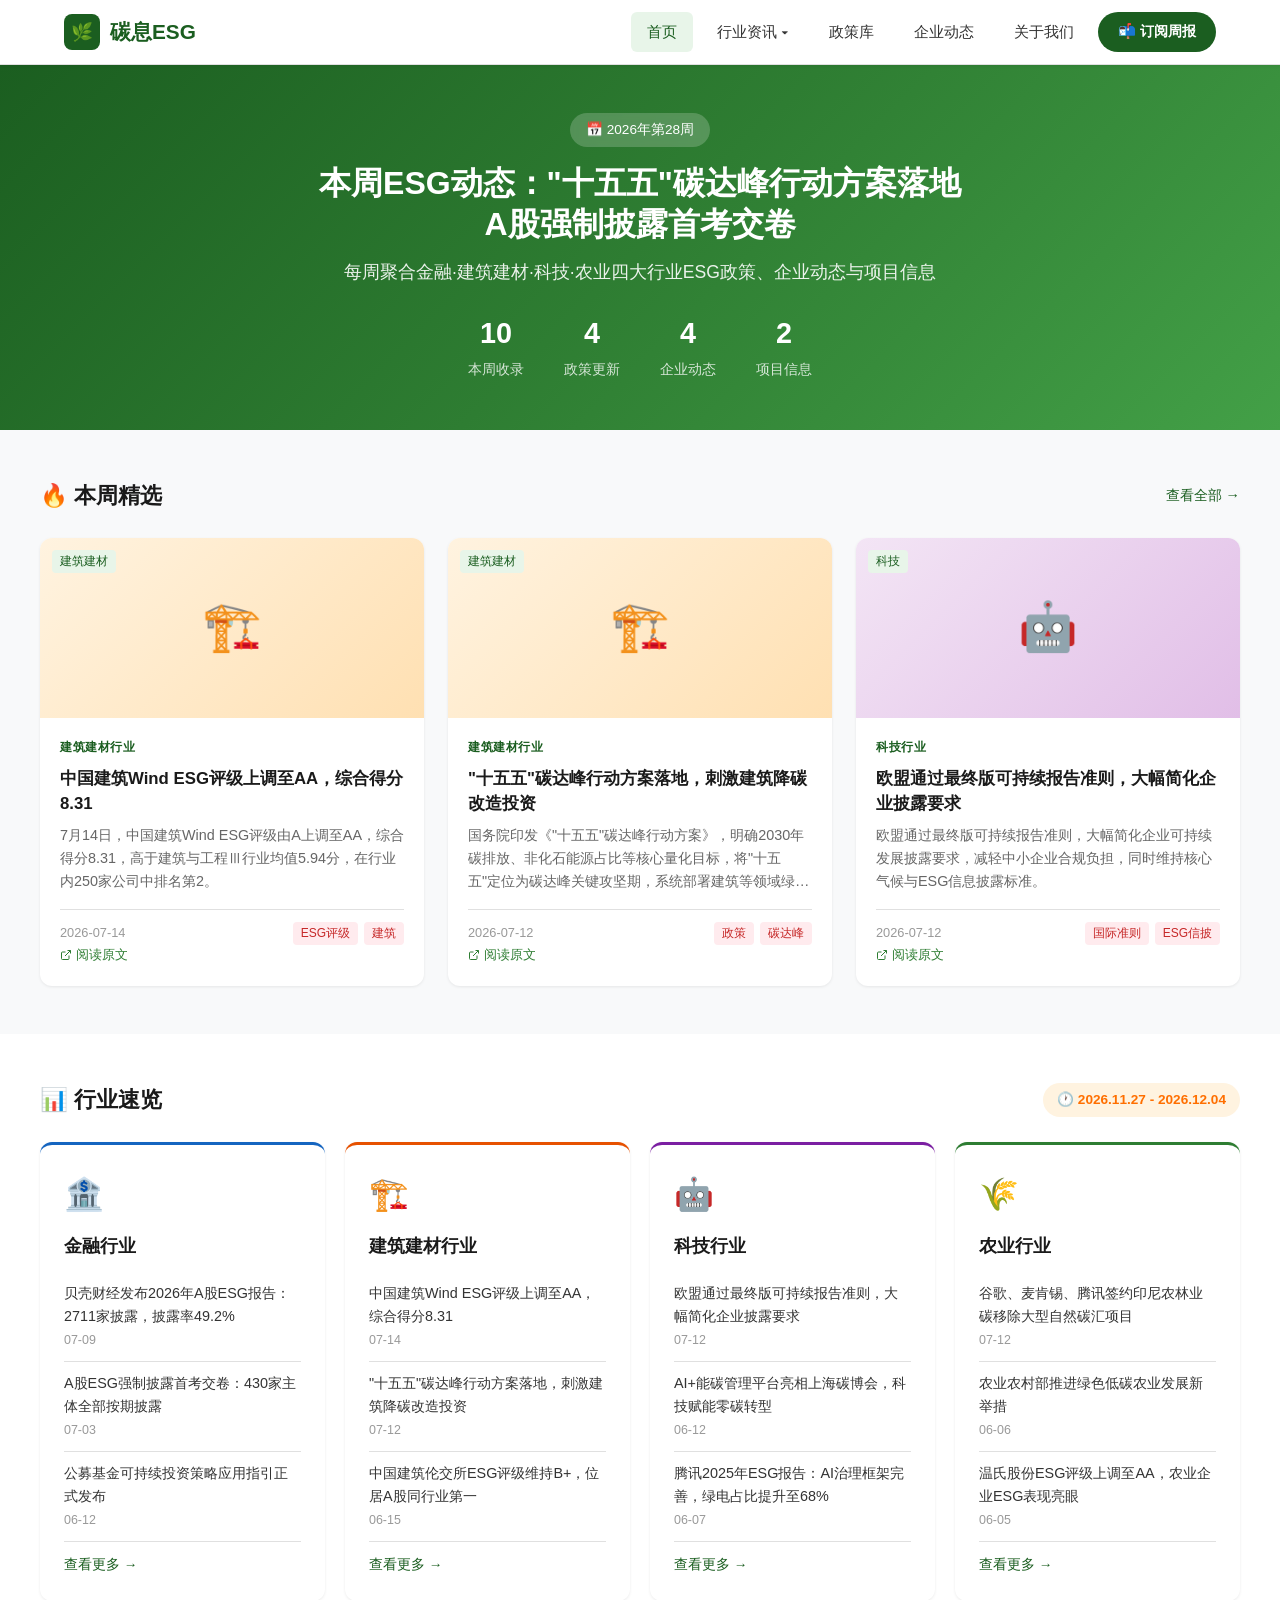
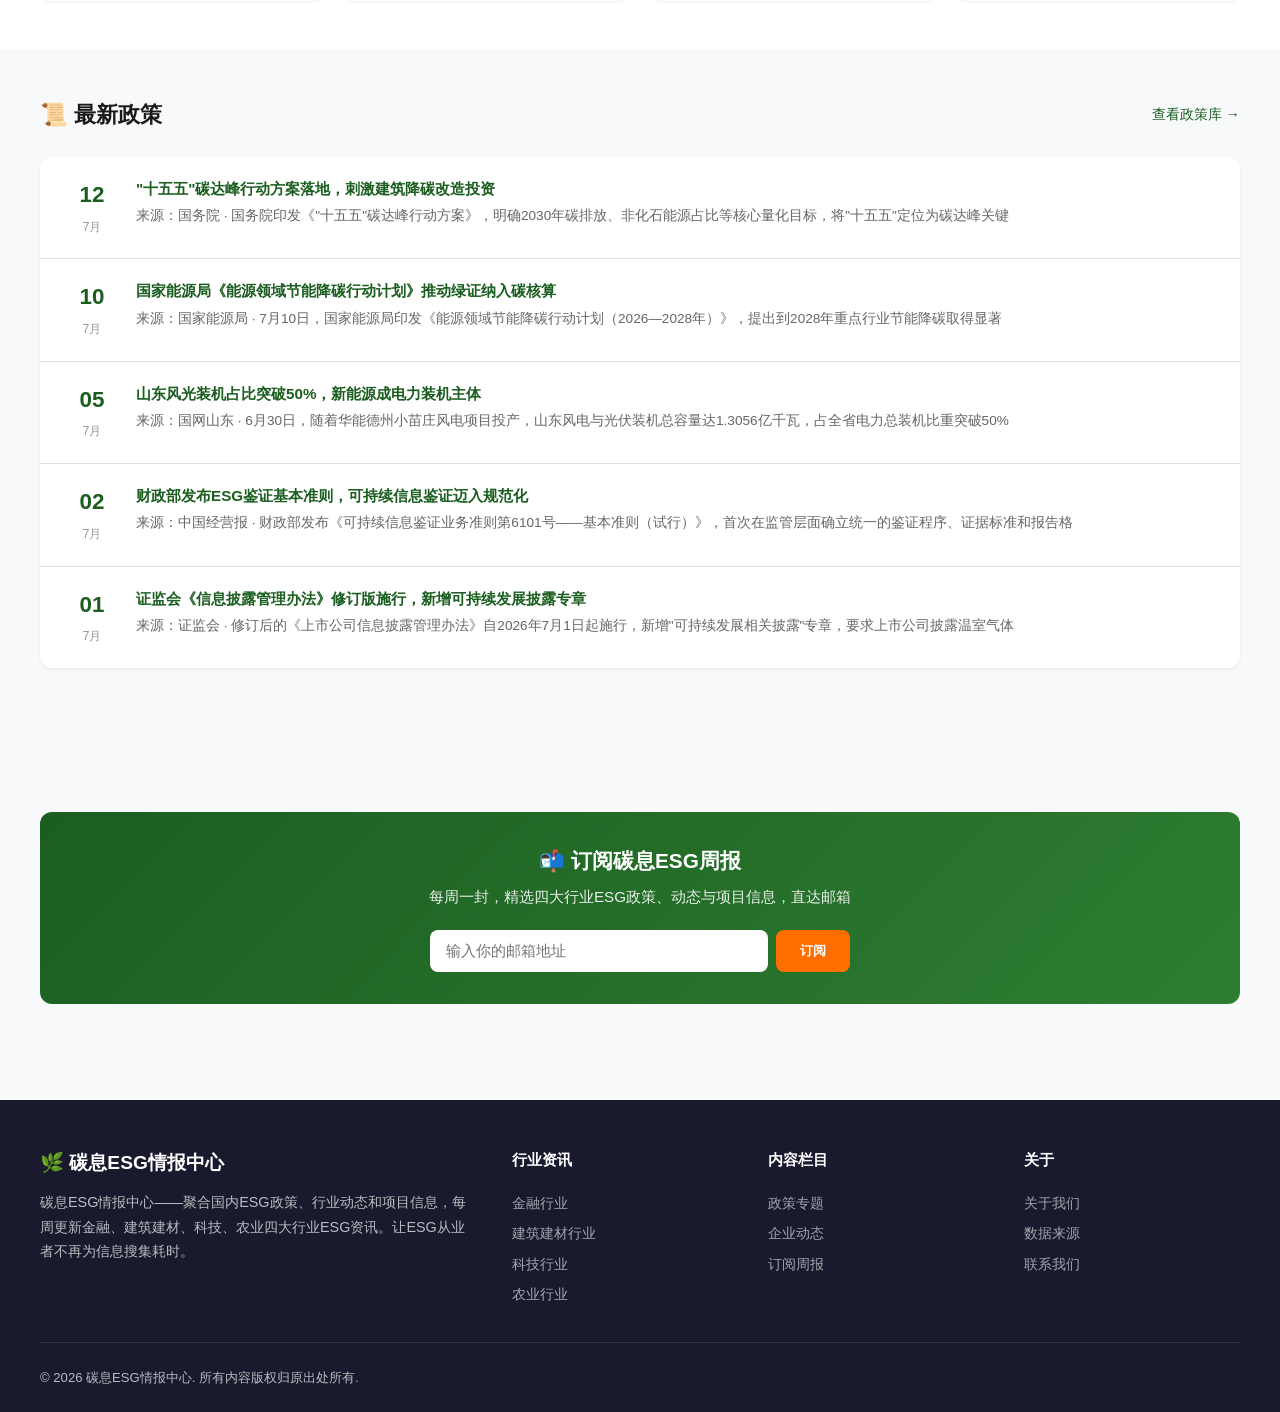
<file: index.html>
<!DOCTYPE html>
<html lang="zh-CN">
<head>
  <meta charset="UTF-8">
  <meta name="viewport" content="width=device-width, initial-scale=1.0">
  <title>碳息ESG情报中心 - 行业ESG政策与动态聚合平台</title>
  <meta name="description" content="碳息ESG情报中心：每周更新金融·建筑建材·科技·农业ESG资讯，聚合ESG政策、企业动态、项目信息">
  <meta name="keywords" content="ESG,碳息ESG,ESG情报,ESG政策,绿色金融,可持续发展,ESG报告,碳中和,ESG信披">
  <meta property="og:title" content="碳息ESG情报中心 - 行业ESG政策与动态聚合平台">
  <meta property="og:description" content="每周聚合金融·建筑建材·科技·农业四大行业ESG政策、企业动态与项目信息">
  <meta property="og:type" content="website">
  <meta property="og:locale" content="zh_CN">
  <meta name="twitter:card" content="summary">
  <link rel="canonical" href="https://esg-info.pages.dev/">
  <meta name="google-site-verification" content="h6ScrNHrHJbH2sY_pVBhxp-qzTTPcS412veMkSQ36GY" />
  <meta name="msvalidate.01" content="A55262935A86077ED63F5B2F0D32F3A3" />
  <link rel="stylesheet" href="css/style.css">
  <script src="js/articles.js"></script>
</head>
<body>

  <!-- Header -->
  <header class="site-header">
    <div class="header-inner">
      <a href="index.html" class="site-logo">
        <span class="logo-icon">🌿</span>
        碳息ESG
      </a>
      <nav class="site-nav" id="mainNav">
        <a href="index.html" class="active">首页</a>
        <div class="nav-dropdown">
          <a href="#">行业资讯 ▾</a>
          <div class="dropdown-menu">
            <a href="pages/finance.html">金融行业</a>
            <a href="pages/construction.html">建筑建材行业</a>
            <a href="pages/tech.html">科技行业</a>
            <a href="pages/agriculture.html">农业行业</a>
          </div>
        </div>
        <a href="pages/policy.html">政策库</a>
        <a href="pages/corporate.html">企业动态</a>
        <a href="pages/about.html">关于我们</a>
        <a href="pages/subscribe.html" class="btn-subscribe">📬 订阅周报</a>
      </nav>
      <button class="menu-toggle" id="menuToggle" aria-label="菜单">☰</button>
    </div>
  </header>

  <!-- Hero Section -->
  <section class="hero">
    <div class="hero-inner">
      <span class="hero-badge">📅 2026年第28周</span>
      <h1>本周ESG动态："十五五"碳达峰行动方案落地<br>A股强制披露首考交卷</h1>
      <p>每周聚合金融·建筑建材·科技·农业四大行业ESG政策、企业动态与项目信息</p>
      <div class="hero-stats">
        <div class="hero-stat">
          <span class="number">10</span>
          <span class="label">本周收录</span>
        </div>
        <div class="hero-stat">
          <span class="number">4</span>
          <span class="label">政策更新</span>
        </div>
        <div class="hero-stat">
          <span class="number">4</span>
          <span class="label">企业动态</span>
        </div>
        <div class="hero-stat">
          <span class="number">2</span>
          <span class="label">项目信息</span>
        </div>
      </div>
    </div>
  </section>

  <!-- 本周精选 -->
  <section class="section">
    <div class="section-inner">
      <div class="section-header">
        <h2 class="section-title">🔥 本周精选</h2>
        <a href="pages/finance.html" class="section-more">查看全部 →</a>
      </div>
      <div class="card-grid" id="featuredGrid">
        <!-- 动态渲染：从 articles.js 取最新3篇 -->
      </div>
    </div>
  </section>

  <!-- 行业速览 -->
  <section class="section" style="background: var(--bg-white);">
    <div class="section-inner">
      <div class="section-header">
        <h2 class="section-title">📊 行业速览</h2>
        <span class="week-badge" id="weekRange">🕐 加载中...</span>
      </div>
      <div class="industry-grid" id="industryGrid">
        <!-- 动态渲染：从 articles.js 按分类取最新3篇 -->
      </div>
    </div>
  </section>

  <!-- 最新政策 -->
  <section class="section">
    <div class="section-inner">
      <div class="section-header">
        <h2 class="section-title">📜 最新政策</h2>
        <a href="pages/policy.html" class="section-more">查看政策库 →</a>
      </div>
      <div class="policy-list" id="policyList">
        <!-- 动态渲染：从 articles.js 取最新5篇政策 -->
      </div>
    </div>
  </section>

  <!-- Subscribe CTA -->
  <section class="section">
    <div class="section-inner">
      <div class="subscribe-cta">
        <h3>📬 订阅碳息ESG周报</h3>
        <p>每周一封，精选四大行业ESG政策、动态与项目信息，直达邮箱</p>
        <form class="subscribe-form" onsubmit="event.preventDefault(); alert('订阅成功！（演示）');">
          <input type="email" placeholder="输入你的邮箱地址" required>
          <button type="submit">订阅</button>
        </form>
      </div>
    </div>
  </section>

  <!-- Footer -->
    <footer class="site-footer">
    <div class="footer-inner">
      <div class="footer-brand">
        <h3>🌿 碳息ESG情报中心</h3>
        <p>碳息ESG情报中心——聚合国内ESG政策、行业动态和项目信息，每周更新金融、建筑建材、科技、农业四大行业ESG资讯。让ESG从业者不再为信息搜集耗时。</p>
      </div>
      <div class="footer-col">
        <h4>行业资讯</h4>
        <a href="pages/finance.html">金融行业</a>
        <a href="pages/construction.html">建筑建材行业</a>
        <a href="pages/tech.html">科技行业</a>
        <a href="pages/agriculture.html">农业行业</a>
      </div>
      <div class="footer-col">
        <h4>内容栏目</h4>
        <a href="pages/policy.html">政策专题</a>
        <a href="pages/corporate.html">企业动态</a>
        <a href="pages/subscribe.html">订阅周报</a>
      </div>
      <div class="footer-col">
        <h4>关于</h4>
        <a href="pages/about.html">关于我们</a>
        <a href="pages/about.html#sources">数据来源</a>
        <a href="pages/about.html#contact">联系我们</a>
      </div>
    </div>
    <div class="footer-bottom">
      <span>&copy; 2026 碳息ESG情报中心. 所有内容版权归原出处所有.</span>
    </div>
  </footer>

  <!-- Scroll to top -->
  <button class="scroll-top" id="scrollTop" title="返回顶部">↑</button>

  <script>
    // Mobile menu toggle
    const menuToggle = document.getElementById('menuToggle');
    const mainNav = document.getElementById('mainNav');
    menuToggle.addEventListener('click', () => {
      mainNav.classList.toggle('open');
    });
    // Auto-close mobile menu when a link is clicked
    mainNav.querySelectorAll('a').forEach(link => {
      link.addEventListener('click', () => {
        mainNav.classList.remove('open');
      });
    });

    // Scroll to top button
    const scrollTopBtn = document.getElementById('scrollTop');
    window.addEventListener('scroll', () => {
      if (window.scrollY > 300) {
        scrollTopBtn.style.display = 'block';
      } else {
        scrollTopBtn.style.display = 'none';
      }
    });
    scrollTopBtn.addEventListener('click', () => {
      window.scrollTo({ top: 0, behavior: 'smooth' });
    });
  </script>

  <script>
    // v2.0 动态渲染首页内容（数据来源：articles.js，部署于 2026-07-14）
    document.addEventListener('DOMContentLoaded', function() {
      var arts = Object.values(ARTICLES);
      arts.sort(function(a,b) { return b.date.localeCompare(a.date); });

      // === 本周精选：取最新3篇 ===
      var featured = arts.slice(0, 3);
      var catColors = {
        '金融行业': ['#E3F2FD','#BBDEFB','金融','🏦'],
        '建筑建材行业': ['#FFF3E0','#FFE0B2','建筑建材','🏗️'],
        '科技行业': ['#F3E5F5','#E1BEE7','科技','🤖'],
        '农业行业': ['#E8F5E9','#C8E6C9','碳中和','🌍'],
        '政策库': ['#FFF3E0','#FFE0B2','政策','📋']
      };
      var featuredHtml = '';
      featured.forEach(function(a) {
        var c = catColors[a.category] || ['#E3F2FD','#BBDEFB','ESG','📌'];
        var articleUrl = a.hasFullContent ? 'pages/article.html?id=' + Object.keys(ARTICLES).find(function(k){return ARTICLES[k]===a}) : a.industryPage || '#';
        featuredHtml += '<article class="article-card"><div class="card-image" style="background:linear-gradient(135deg,'+c[0]+','+c[1]+')"><span class="tag-overlay"><span class="tag tag-esg">'+c[2]+'</span></span>'+c[3]+'</div><div class="card-body"><span class="card-category">'+a.category+'</span><h3 class="card-title"><a href="'+articleUrl+'">'+a.title+'</a></h3><p class="card-excerpt">'+a.excerpt+'</p><div class="card-meta"><span>'+a.date+'</span><div class="card-tags">';
        (a.tags||[]).forEach(function(t){featuredHtml+='<span class="tag tag-policy">'+t+'</span>';});
        featuredHtml+='</div></div><a href="'+a.sourceUrl+'" target="_blank" rel="noopener noreferrer" class="card-source-link"><svg viewBox="0 0 24 24" fill="none" stroke="currentColor" stroke-width="2"><path d="M18 13v6a2 2 0 01-2 2H5a2 2 0 01-2-2V8a2 2 0 012-2h6"/><polyline points="15 3 21 3 21 9"/><line x1="10" y1="14" x2="21" y2="3"/></svg>阅读原文</a></div></article>';
      });
      document.getElementById('featuredGrid').innerHTML = featuredHtml;

      // === 行业速览：每类取最新3篇 ===
      var cats = ['金融行业','建筑建材行业','科技行业','农业行业'];
      var catIcons = { '金融行业':'🏦', '建筑建材行业':'🏗️', '科技行业':'🤖', '农业行业':'🌾' };
      var catCss = { '金融行业':'finance', '建筑建材行业':'construction', '科技行业':'tech', '农业行业':'agriculture' };
      var catPages = { '金融行业':'finance.html', '建筑建材行业':'construction.html', '科技行业':'tech.html', '农业行业':'agriculture.html' };
      var industryHtml = '';
      cats.forEach(function(cat) {
        var items = arts.filter(function(a){return a.category===cat;}).slice(0,3);
        industryHtml += '<div class="industry-card '+catCss[cat]+'"><div class="industry-icon">'+catIcons[cat]+'</div><h3>'+cat+'</h3>';
        items.forEach(function(a){
          var url = a.industryPage && a.industryPage.endsWith('.html') && !a.hasFullContent ? a.industryPage : 'pages/article.html?id=' + Object.keys(ARTICLES).find(function(k){return ARTICLES[k]===a});
          industryHtml += '<div class="industry-item"><a href="'+url+'">'+a.title+'</a><span class="date">'+a.date.substring(5).replace('-','-')+'</span></div>';
        });
        industryHtml += '<a href="pages/'+catPages[cat]+'" class="industry-more">查看更多 &rarr;</a></div>';
      });
      document.getElementById('industryGrid').innerHTML = industryHtml;

      // === 周范围 ===
      var now = new Date(); var weekAgo = new Date(now-7*86400000);
      var formatDate = function(d){return d.getFullYear()+'.'+String(d.getMonth()+1).padStart(2,'0')+'.'+String(d.getDate()).padStart(2,'0');};
      document.getElementById('weekRange').textContent = '🕐 '+formatDate(weekAgo)+' - '+formatDate(now);

      // === 最新政策：取最新5篇政策库 ===
      var policies = arts.filter(function(a){return a.category==='政策库'||a.tags.indexOf('政策')>=0;}).slice(0,5);
      var policyHtml = '';
      policies.forEach(function(a){
        var d = new Date(a.date);
        var articleUrl = 'pages/article.html?id=' + Object.keys(ARTICLES).find(function(k){return ARTICLES[k]===a}) || 'pages/policy.html';
        policyHtml += '<div class="policy-item"><div class="policy-date"><span class="day">'+String(d.getDate()).padStart(2,'0')+'</span><span class="month">'+(d.getMonth()+1)+'月</span></div><div class="policy-content"><h4><a href="'+articleUrl+'">'+a.title+'</a></h4><p>来源：'+a.source+' &middot; '+a.excerpt.substring(0,60)+'</p></div></div>';
      });
      document.getElementById('policyList').innerHTML = policyHtml;
    });
  </script>

</body>
</html>
</file>
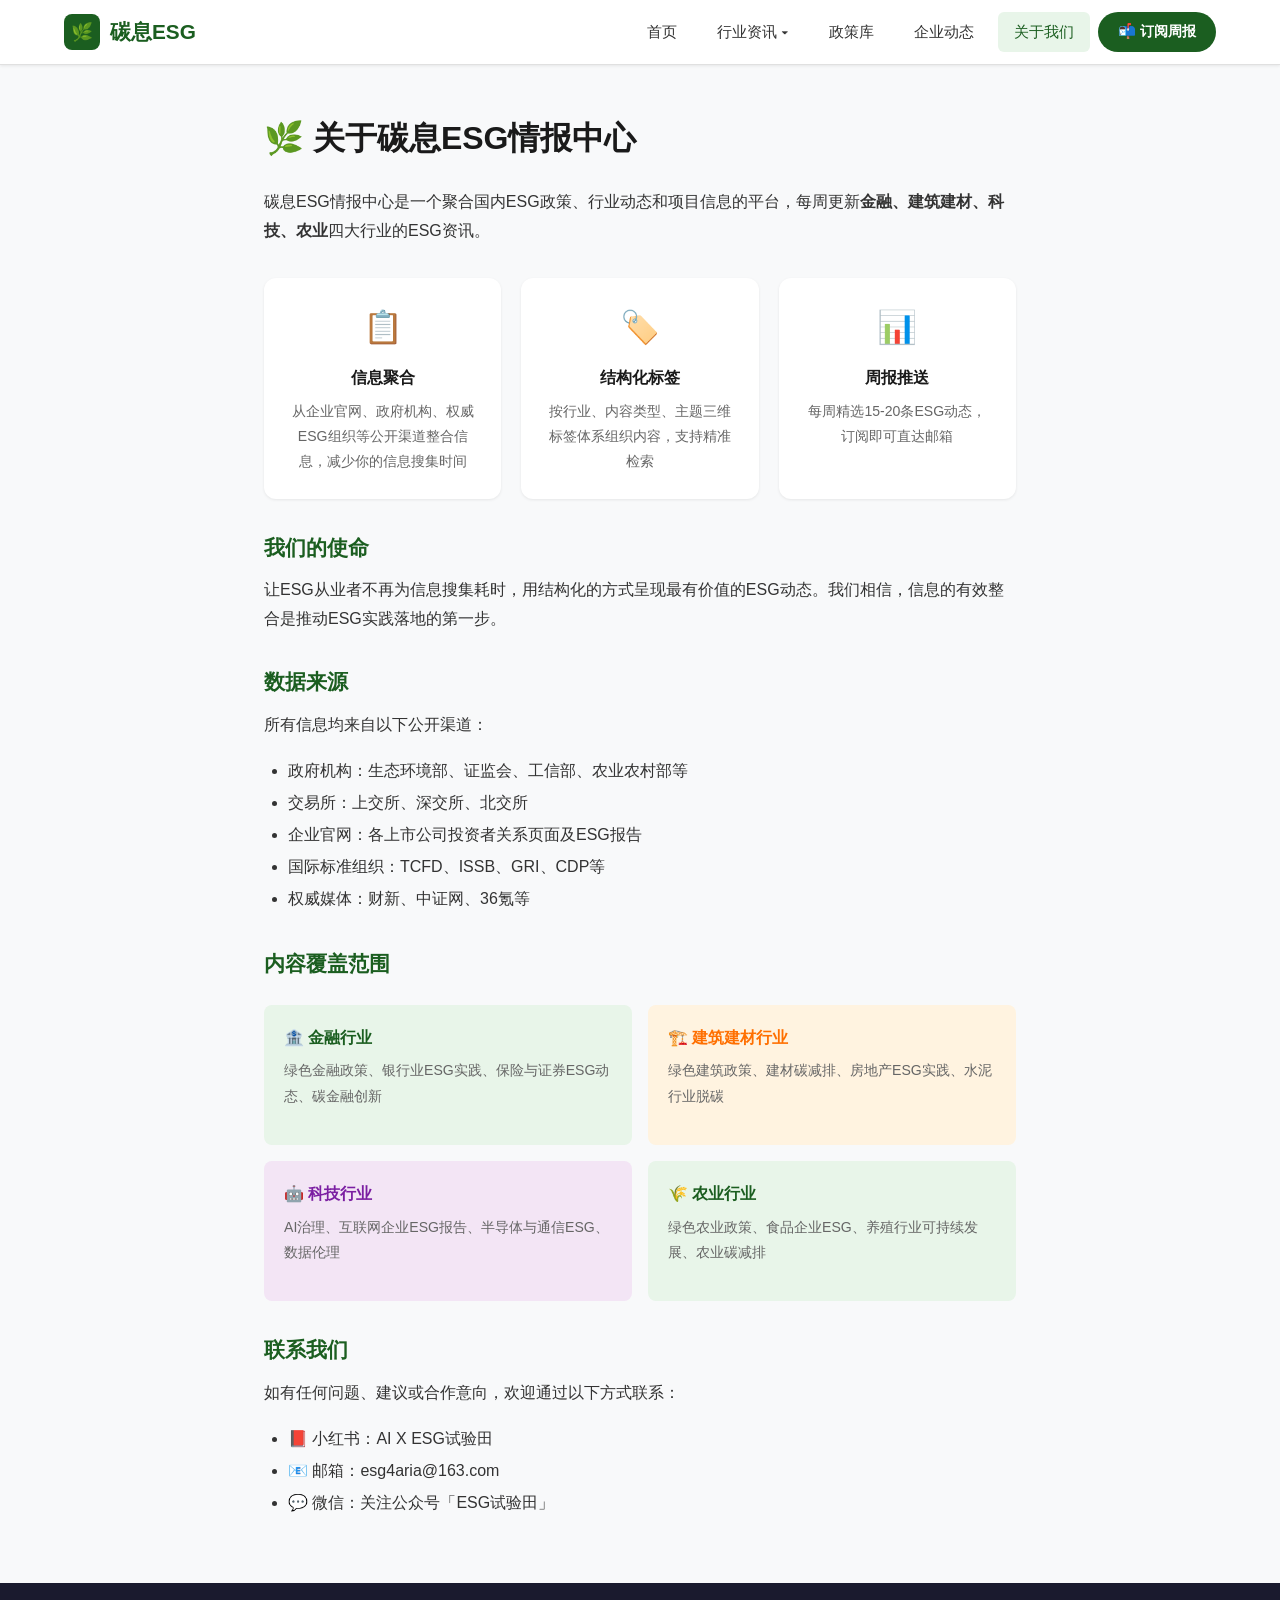
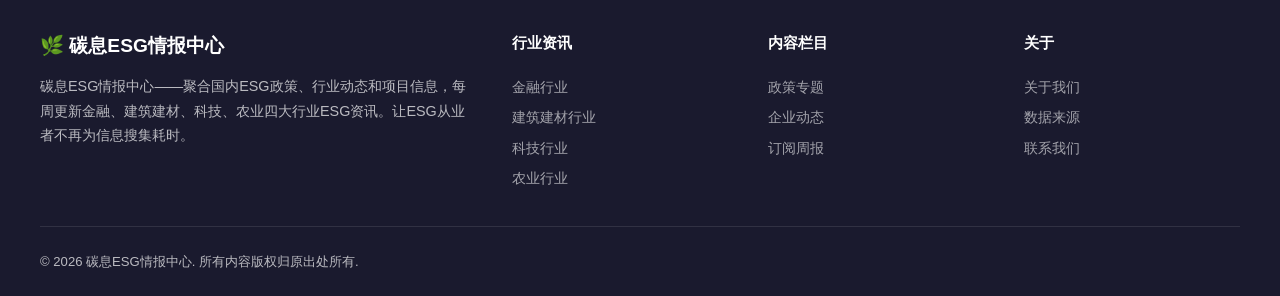
<file: pages/about.html>
<!DOCTYPE html>
<html lang="zh-CN">
<head>
  <meta charset="UTF-8">
  <meta name="viewport" content="width=device-width, initial-scale=1.0">
  <title>关于我们 - 碳息ESG情报中心</title>
  <meta name="description" content="关于碳息ESG情报中心：我们的使命、数据来源、内容覆盖范围与联系方式">
  <meta name="keywords" content="碳息ESG,关于我们,ESG情报中心,数据来源">
  <meta property="og:title" content="关于我们 - 碳息ESG情报中心">
  <meta property="og:description" content="关于碳息ESG情报中心：我们的使命、数据来源、内容覆盖范围与联系方式">
  <meta property="og:type" content="website">
  <meta property="og:locale" content="zh_CN">
  <meta name="twitter:card" content="summary">
  <link rel="canonical" href="https://esg-info.pages.dev/pages/about.html">
  <link rel="stylesheet" href="../css/style.css">
</head>
<body>
  <header class="site-header">
    <div class="header-inner">
      <a href="../index.html" class="site-logo"><span class="logo-icon">🌿</span>碳息ESG</a>
      <nav class="site-nav" id="mainNav">
        <a href="../index.html">首页</a>
        <div class="nav-dropdown"><a href="#">行业资讯 ▾</a><div class="dropdown-menu"><a href="finance.html">金融行业</a><a href="construction.html">建筑建材行业</a><a href="tech.html">科技行业</a><a href="agriculture.html">农业行业</a></div></div>
        <a href="policy.html">政策库</a><a href="corporate.html">企业动态</a><a href="about.html" class="active">关于我们</a><a href="subscribe.html" class="btn-subscribe">📬 订阅周报</a>
      </nav>
      <button class="menu-toggle" id="menuToggle">☰</button>
    </div>
  </header>

  <div class="about-page">
    <h1>🌿 关于碳息ESG情报中心</h1>

    <p>碳息ESG情报中心是一个聚合国内ESG政策、行业动态和项目信息的平台，每周更新<strong>金融、建筑建材、科技、农业</strong>四大行业的ESG资讯。</p>

    <div class="about-features">
      <div class="about-feature">
        <div class="icon">📋</div>
        <h3>信息聚合</h3>
        <p>从企业官网、政府机构、权威ESG组织等公开渠道整合信息，减少你的信息搜集时间</p>
      </div>
      <div class="about-feature">
        <div class="icon">🏷️</div>
        <h3>结构化标签</h3>
        <p>按行业、内容类型、主题三维标签体系组织内容，支持精准检索</p>
      </div>
      <div class="about-feature">
        <div class="icon">📊</div>
        <h3>周报推送</h3>
        <p>每周精选15-20条ESG动态，订阅即可直达邮箱</p>
      </div>
    </div>

    <h2>我们的使命</h2>
    <p>让ESG从业者不再为信息搜集耗时，用结构化的方式呈现最有价值的ESG动态。我们相信，信息的有效整合是推动ESG实践落地的第一步。</p>

    <h2 id="sources">数据来源</h2>
    <p>所有信息均来自以下公开渠道：</p>
    <ul style="margin:16px 0;padding-left:24px;line-height:2;">
      <li>政府机构：生态环境部、证监会、工信部、农业农村部等</li>
      <li>交易所：上交所、深交所、北交所</li>
      <li>企业官网：各上市公司投资者关系页面及ESG报告</li>
      <li>国际标准组织：TCFD、ISSB、GRI、CDP等</li>
      <li>权威媒体：财新、中证网、36氪等</li>
    </ul>

    <h2>内容覆盖范围</h2>
    <div style="display:grid;grid-template-columns:repeat(2,1fr);gap:16px;margin:24px 0;">
      <div style="background:var(--primary-bg);padding:20px;border-radius:var(--radius);">
        <h3 style="font-size:1rem;color:var(--primary);margin-bottom:8px;">🏦 金融行业</h3>
        <p style="font-size:0.88rem;color:var(--text-muted);">绿色金融政策、银行业ESG实践、保险与证券ESG动态、碳金融创新</p>
      </div>
      <div style="background:var(--accent-light);padding:20px;border-radius:var(--radius);">
        <h3 style="font-size:1rem;color:var(--accent);margin-bottom:8px;">🏗️ 建筑建材行业</h3>
        <p style="font-size:0.88rem;color:var(--text-muted);">绿色建筑政策、建材碳减排、房地产ESG实践、水泥行业脱碳</p>
      </div>
      <div style="background:#F3E5F5;padding:20px;border-radius:var(--radius);">
        <h3 style="font-size:1rem;color:#7B1FA2;margin-bottom:8px;">🤖 科技行业</h3>
        <p style="font-size:0.88rem;color:var(--text-muted);">AI治理、互联网企业ESG报告、半导体与通信ESG、数据伦理</p>
      </div>
      <div style="background:#E8F5E9;padding:20px;border-radius:var(--radius);">
        <h3 style="font-size:1rem;color:var(--primary);margin-bottom:8px;">🌾 农业行业</h3>
        <p style="font-size:0.88rem;color:var(--text-muted);">绿色农业政策、食品企业ESG、养殖行业可持续发展、农业碳减排</p>
      </div>
    </div>

    <h2 id="contact">联系我们</h2>
    <p>如有任何问题、建议或合作意向，欢迎通过以下方式联系：</p>
    <ul style="margin:16px 0;padding-left:24px;line-height:2;">
      <li>📕 小红书：AI X ESG试验田</li>
      <li>📧 邮箱：esg4aria@163.com</li>
      <li>💬 微信：关注公众号「ESG试验田」</li>
    </ul>
  </div>

    <footer class="site-footer">
    <div class="footer-inner">
      <div class="footer-brand">
        <h3>🌿 碳息ESG情报中心</h3>
        <p>碳息ESG情报中心——聚合国内ESG政策、行业动态和项目信息，每周更新金融、建筑建材、科技、农业四大行业ESG资讯。让ESG从业者不再为信息搜集耗时。</p>
      </div>
      <div class="footer-col">
        <h4>行业资讯</h4>
        <a href="finance.html">金融行业</a>
        <a href="construction.html">建筑建材行业</a>
        <a href="tech.html">科技行业</a>
        <a href="agriculture.html">农业行业</a>
      </div>
      <div class="footer-col">
        <h4>内容栏目</h4>
        <a href="policy.html">政策专题</a>
        <a href="corporate.html">企业动态</a>
        <a href="subscribe.html">订阅周报</a>
      </div>
      <div class="footer-col">
        <h4>关于</h4>
        <a href="about.html">关于我们</a>
        <a href="about.html#sources">数据来源</a>
        <a href="about.html#contact">联系我们</a>
      </div>
    </div>
    <div class="footer-bottom">
      <span>&copy; 2026 碳息ESG情报中心. 所有内容版权归原出处所有.</span>
    </div>
  </footer>
    <script>
    const menuToggle = document.getElementById('menuToggle');
    const mainNav = document.getElementById('mainNav');
    menuToggle.addEventListener('click', () => {
      mainNav.classList.toggle('open');
    });
    // Auto-close mobile menu when a link is clicked
    mainNav.querySelectorAll('a').forEach(link => {
      link.addEventListener('click', () => {
        mainNav.classList.remove('open');
      });
    });
  </script>
</body>
</html>
</file>
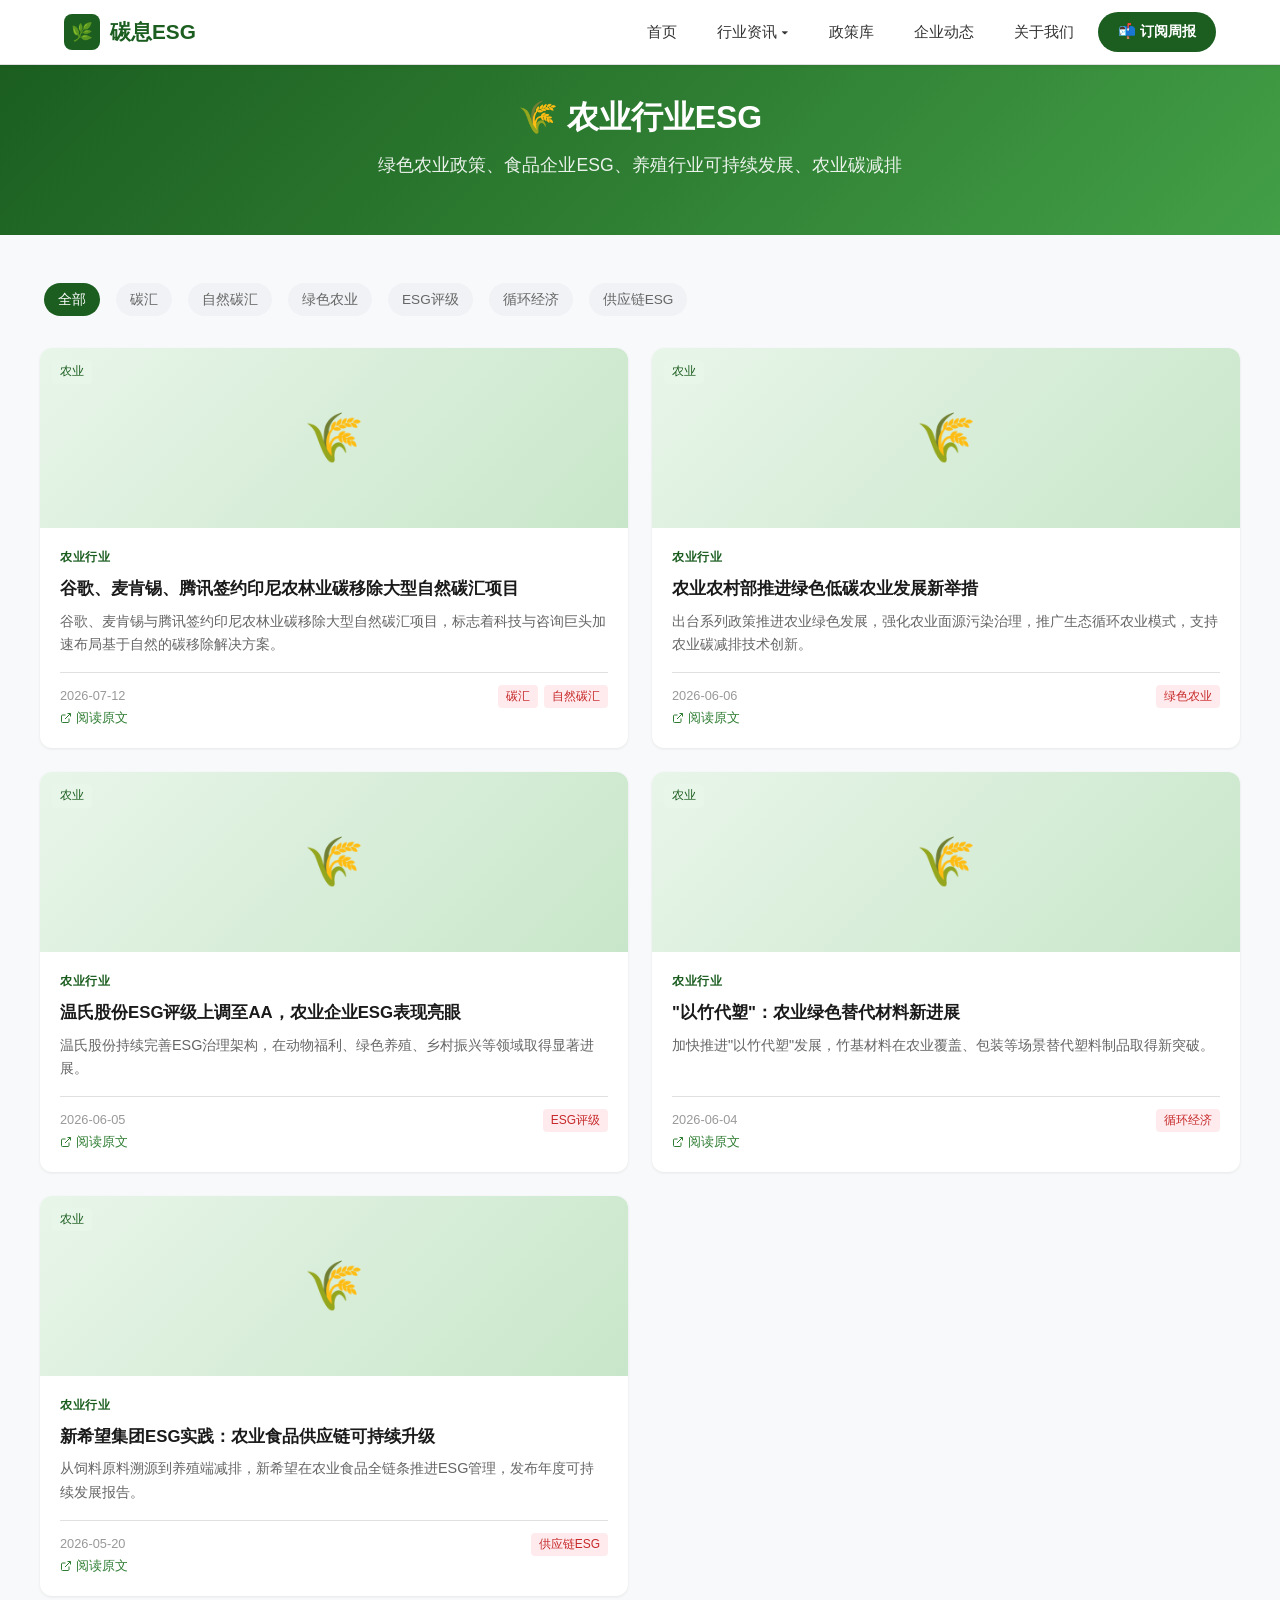
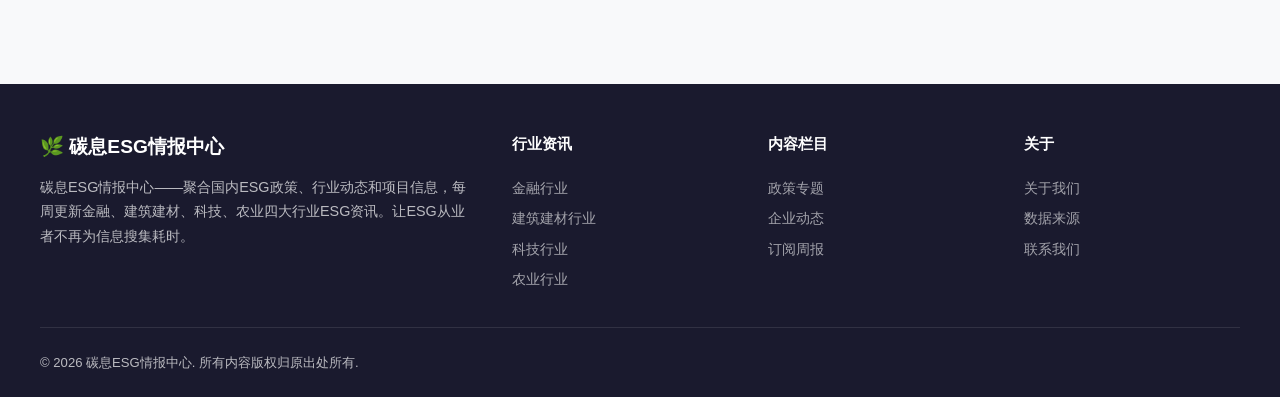
<file: pages/agriculture.html>
<!DOCTYPE html>
<html lang="zh-CN">
<head>
  <meta charset="UTF-8">
  <meta name="viewport" content="width=device-width, initial-scale=1.0">
  <title>农业行业ESG - 碳息ESG情报中心</title>
  <meta name="description" content="农业行业ESG资讯：绿色农业政策、食品企业ESG、养殖行业可持续发展、农业碳减排，每周更新">
  <meta name="keywords" content="农业ESG,绿色农业,碳中和,ESG评级,有机认证,循环经济">
  <meta property="og:title" content="农业行业ESG - 碳息ESG情报中心">
  <meta property="og:description" content="农业行业ESG资讯：绿色农业政策、食品企业ESG、养殖行业可持续发展、农业碳减排，每周更新">
  <meta property="og:type" content="website">
  <meta property="og:locale" content="zh_CN">
  <meta name="twitter:card" content="summary">
  <link rel="canonical" href="https://esg-info.pages.dev/pages/agriculture.html">
  <link rel="stylesheet" href="../css/style.css">
  <script src="../js/articles.js"></script>
  <script src="../js/subpage-render.js"></script>
</head>
<body data-category="农业行业">
  <header class="site-header">
    <div class="header-inner">
      <a href="../index.html" class="site-logo"><span class="logo-icon">🌿</span>碳息ESG</a>
      <nav class="site-nav" id="mainNav">
        <a href="../index.html">首页</a>
        <div class="nav-dropdown"><a href="#">行业资讯 ▾</a><div class="dropdown-menu"><a href="finance.html">金融行业</a><a href="construction.html">建筑建材行业</a><a href="tech.html">科技行业</a><a href="agriculture.html" style="color:var(--primary);font-weight:600;">农业行业</a></div></div>
        <a href="policy.html">政策库</a><a href="corporate.html">企业动态</a><a href="about.html">关于我们</a><a href="subscribe.html" class="btn-subscribe">📬 订阅周报</a>
      </nav>
      <button class="menu-toggle" id="menuToggle">☰</button>
    </div>
  </header>

  <section class="hero" style="padding:32px 24px;">
    <div class="hero-inner">
      <h1>🌾 农业行业ESG</h1>
      <p>绿色农业政策、食品企业ESG、养殖行业可持续发展、农业碳减排</p>
    </div>
  </section>

  <section class="section">
    <div class="section-inner">
      <!-- Filter tabs - 动态渲染 -->
      <div id="filterBar" style="display:flex;gap:8px;margin-bottom:24px;flex-wrap:wrap;">
      </div>

      <div class="card-grid card-grid-2" id="articleGrid">
      </div>

      <!-- Pagination - 动态渲染 -->
      <div id="pagination" style="text-align:center;margin-top:40px;">
      </div>
    </div>
  </section>

    <footer class="site-footer">
    <div class="footer-inner">
      <div class="footer-brand">
        <h3>🌿 碳息ESG情报中心</h3>
        <p>碳息ESG情报中心——聚合国内ESG政策、行业动态和项目信息，每周更新金融、建筑建材、科技、农业四大行业ESG资讯。让ESG从业者不再为信息搜集耗时。</p>
      </div>
      <div class="footer-col">
        <h4>行业资讯</h4>
        <a href="finance.html">金融行业</a>
        <a href="construction.html">建筑建材行业</a>
        <a href="tech.html">科技行业</a>
        <a href="agriculture.html">农业行业</a>
      </div>
      <div class="footer-col">
        <h4>内容栏目</h4>
        <a href="policy.html">政策专题</a>
        <a href="corporate.html">企业动态</a>
        <a href="subscribe.html">订阅周报</a>
      </div>
      <div class="footer-col">
        <h4>关于</h4>
        <a href="about.html">关于我们</a>
        <a href="about.html#sources">数据来源</a>
        <a href="about.html#contact">联系我们</a>
      </div>
    </div>
    <div class="footer-bottom">
      <span>&copy; 2026 碳息ESG情报中心. 所有内容版权归原出处所有.</span>
    </div>
  </footer>
    <script>
    const menuToggle = document.getElementById('menuToggle');
    const mainNav = document.getElementById('mainNav');
    menuToggle.addEventListener('click', () => {
      mainNav.classList.toggle('open');
    });
    // Auto-close mobile menu when a link is clicked
    mainNav.querySelectorAll('a').forEach(link => {
      link.addEventListener('click', () => {
        mainNav.classList.remove('open');
      });
    });
  </script>
  <script src="../js/filter.js"></script>
</body>
</html>
</file>
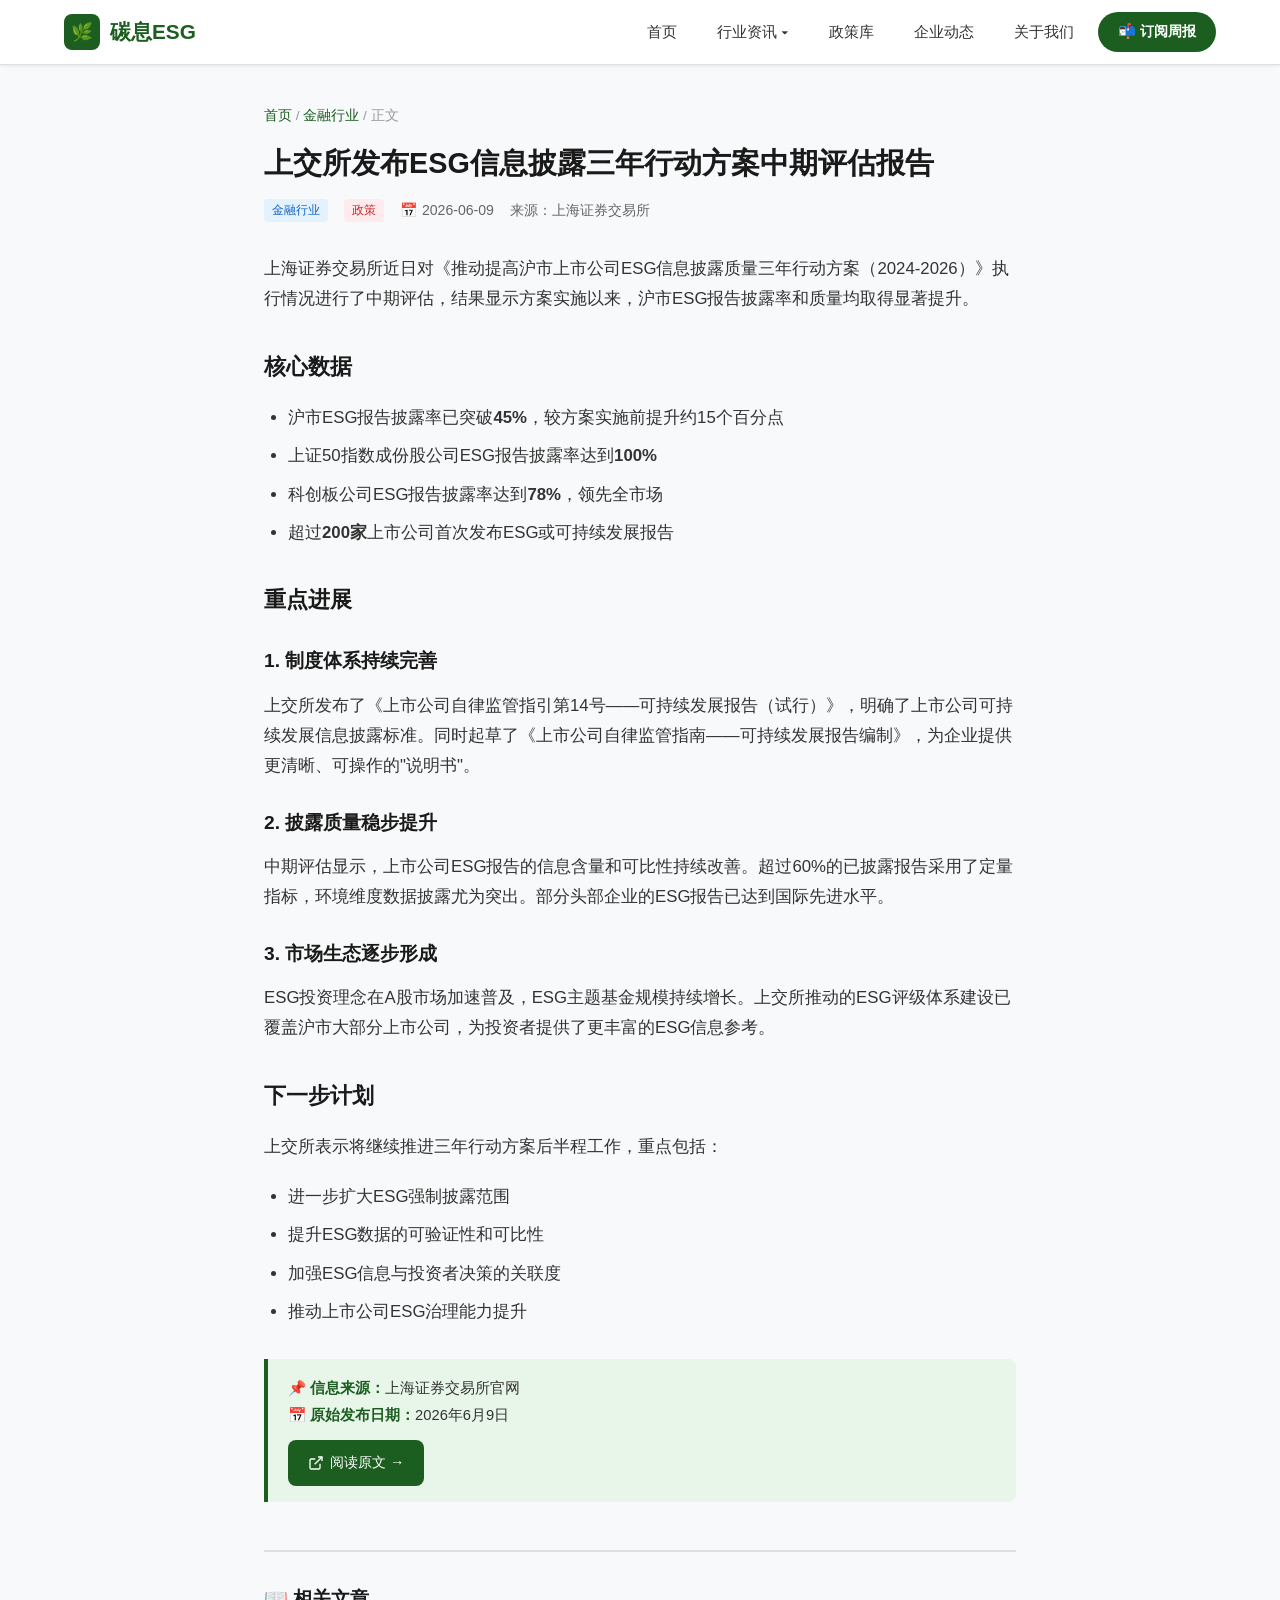
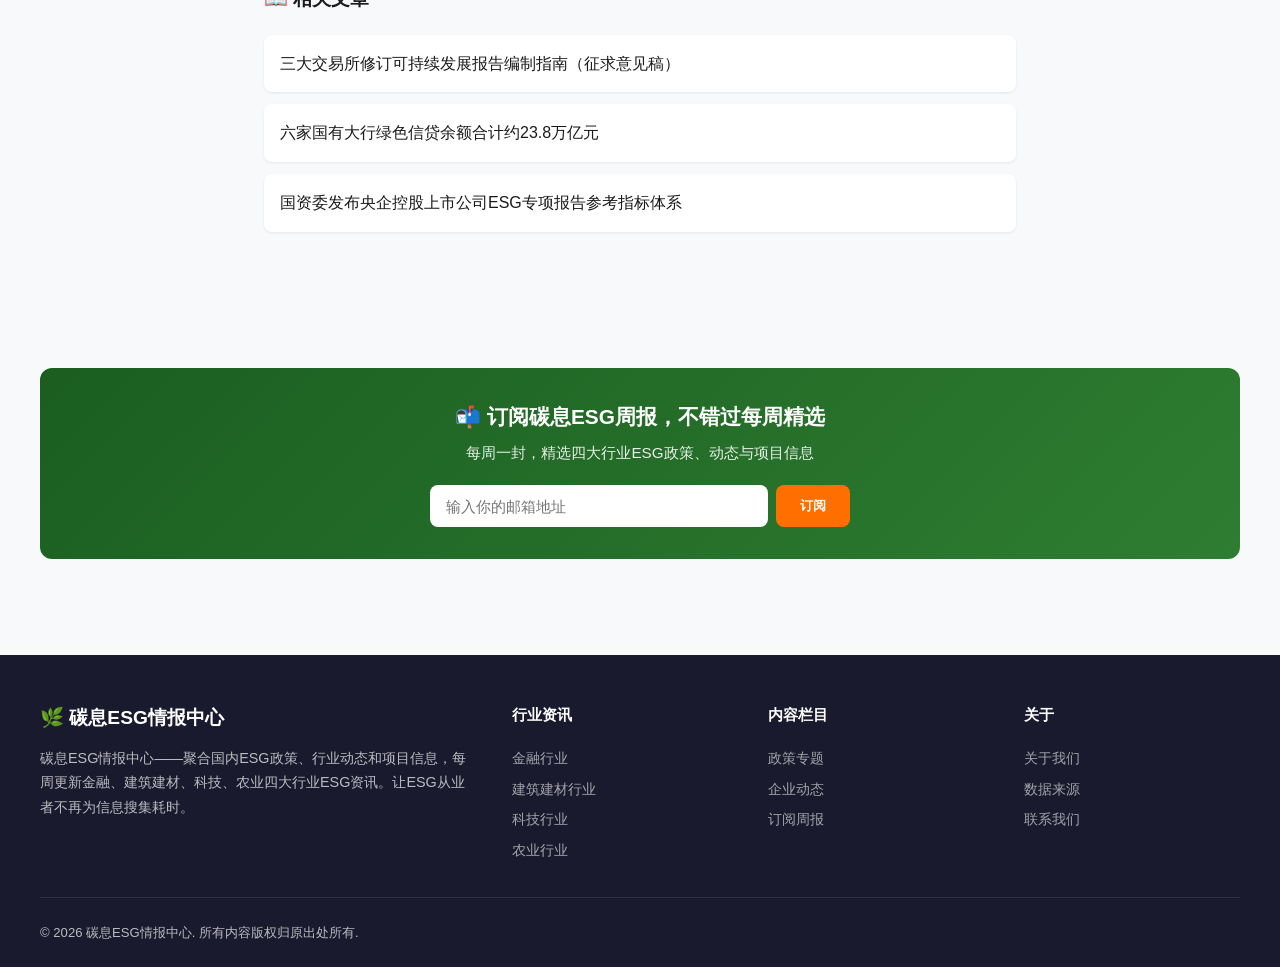
<file: pages/article-detail.html>
<!DOCTYPE html>
<html lang="zh-CN">
<head>
  <meta charset="UTF-8">
  <meta name="viewport" content="width=device-width, initial-scale=1.0">
  <title>上交所发布ESG信息披露三年行动方案中期评估报告 - 碳息ESG情报中心</title>
  <meta name="description" content="上交所发布ESG信息披露三年行动方案中期评估报告 - 碳息ESG情报中心">
  <meta name="keywords" content="ESG信披,上交所,三年行动方案,ESG披露">
  <meta property="og:title" content="上交所发布ESG信息披露三年行动方案中期评估报告 - 碳息ESG情报中心">
  <meta property="og:description" content="上交所发布ESG信息披露三年行动方案中期评估报告 - 碳息ESG情报中心">
  <meta property="og:type" content="website">
  <meta property="og:locale" content="zh_CN">
  <meta name="twitter:card" content="summary">
  <link rel="canonical" href="https://esg-info.pages.dev/pages/article-detail.html">
  <link rel="stylesheet" href="../css/style.css">
</head>
<body>
  <header class="site-header">
    <div class="header-inner">
      <a href="../index.html" class="site-logo"><span class="logo-icon">🌿</span>碳息ESG</a>
      <nav class="site-nav" id="mainNav">
        <a href="../index.html">首页</a>
        <div class="nav-dropdown"><a href="#">行业资讯 ▾</a><div class="dropdown-menu"><a href="finance.html">金融行业</a><a href="construction.html">建筑建材行业</a><a href="tech.html">科技行业</a><a href="agriculture.html">农业行业</a></div></div>
        <a href="policy.html">政策库</a><a href="corporate.html">企业动态</a><a href="about.html">关于我们</a><a href="subscribe.html" class="btn-subscribe">📬 订阅周报</a>
      </nav>
      <button class="menu-toggle" id="menuToggle">☰</button>
    </div>
  </header>

  <article class="article-page">
    <div class="article-header">
      <div class="breadcrumb">
        <a href="../index.html">首页</a> / <a href="finance.html">金融行业</a> / 正文
      </div>
      <h1>上交所发布ESG信息披露三年行动方案中期评估报告</h1>
      <div class="article-meta">
        <span class="tag tag-finance">金融行业</span>
        <span class="tag tag-policy">政策</span>
        <span>📅 2026-06-09</span>
        <span>来源：上海证券交易所</span>
      </div>
    </div>

    <div class="article-body">
      <p>上海证券交易所近日对《推动提高沪市上市公司ESG信息披露质量三年行动方案（2024-2026）》执行情况进行了中期评估，结果显示方案实施以来，沪市ESG报告披露率和质量均取得显著提升。</p>

      <h2>核心数据</h2>
      <ul>
        <li>沪市ESG报告披露率已突破<strong>45%</strong>，较方案实施前提升约15个百分点</li>
        <li>上证50指数成份股公司ESG报告披露率达到<strong>100%</strong></li>
        <li>科创板公司ESG报告披露率达到<strong>78%</strong>，领先全市场</li>
        <li>超过<strong>200家</strong>上市公司首次发布ESG或可持续发展报告</li>
      </ul>

      <h2>重点进展</h2>
      <h3>1. 制度体系持续完善</h3>
      <p>上交所发布了《上市公司自律监管指引第14号——可持续发展报告（试行）》，明确了上市公司可持续发展信息披露标准。同时起草了《上市公司自律监管指南——可持续发展报告编制》，为企业提供更清晰、可操作的"说明书"。</p>

      <h3>2. 披露质量稳步提升</h3>
      <p>中期评估显示，上市公司ESG报告的信息含量和可比性持续改善。超过60%的已披露报告采用了定量指标，环境维度数据披露尤为突出。部分头部企业的ESG报告已达到国际先进水平。</p>

      <h3>3. 市场生态逐步形成</h3>
      <p>ESG投资理念在A股市场加速普及，ESG主题基金规模持续增长。上交所推动的ESG评级体系建设已覆盖沪市大部分上市公司，为投资者提供了更丰富的ESG信息参考。</p>

      <h2>下一步计划</h2>
      <p>上交所表示将继续推进三年行动方案后半程工作，重点包括：</p>
      <ul>
        <li>进一步扩大ESG强制披露范围</li>
        <li>提升ESG数据的可验证性和可比性</li>
        <li>加强ESG信息与投资者决策的关联度</li>
        <li>推动上市公司ESG治理能力提升</li>
      </ul>

      <div class="article-source">
        <strong>📌 信息来源：</strong>上海证券交易所官网<br>
        <strong>📅 原始发布日期：</strong>2026年6月9日
        <div>
          <a href="https://www.sse.com.cn/aboutus/mediacenter/hotandd/c/c_20241106_10763797.shtml" target="_blank" rel="noopener noreferrer" class="source-link-btn">
            <svg viewBox="0 0 24 24" fill="none" stroke="currentColor" stroke-width="2"><path d="M18 13v6a2 2 0 01-2 2H5a2 2 0 01-2-2V8a2 2 0 012-2h6"/><polyline points="15 3 21 3 21 9"/><line x1="10" y1="14" x2="21" y2="3"/></svg>
            阅读原文 →
          </a>
        </div>
      </div>
    </div>

    <!-- Related articles -->
    <div style="margin-top:48px;padding-top:32px;border-top:2px solid var(--border);">
      <h2 style="font-size:1.2rem;font-weight:600;color:var(--text-dark);margin-bottom:20px;">📖 相关文章</h2>
      <div style="display:flex;flex-direction:column;gap:12px;">
        <a href="article.html?id=three-exchange-esg-guide" style="display:block;padding:16px;background:var(--bg-white);border-radius:var(--radius);box-shadow:var(--shadow-sm);color:var(--text-dark);font-weight:500;">三大交易所修订可持续发展报告编制指南（征求意见稿）</a>
        <a href="article.html?id=six-banks-green-loan" style="display:block;padding:16px;background:var(--bg-white);border-radius:var(--radius);box-shadow:var(--shadow-sm);color:var(--text-dark);font-weight:500;">六家国有大行绿色信贷余额合计约23.8万亿元</a>
        <a href="article.html?id=sasac-esg-indicator" style="display:block;padding:16px;background:var(--bg-white);border-radius:var(--radius);box-shadow:var(--shadow-sm);color:var(--text-dark);font-weight:500;">国资委发布央企控股上市公司ESG专项报告参考指标体系</a>
      </div>
    </div>
  </article>

  <!-- Subscribe CTA -->
  <section class="section">
    <div class="section-inner">
      <div class="subscribe-cta">
        <h3>📬 订阅碳息ESG周报，不错过每周精选</h3>
        <p>每周一封，精选四大行业ESG政策、动态与项目信息</p>
        <form class="subscribe-form" onsubmit="event.preventDefault(); alert('订阅成功！（演示）');">
          <input type="email" placeholder="输入你的邮箱地址" required>
          <button type="submit">订阅</button>
        </form>
      </div>
    </div>
  </section>

    <footer class="site-footer">
    <div class="footer-inner">
      <div class="footer-brand">
        <h3>🌿 碳息ESG情报中心</h3>
        <p>碳息ESG情报中心——聚合国内ESG政策、行业动态和项目信息，每周更新金融、建筑建材、科技、农业四大行业ESG资讯。让ESG从业者不再为信息搜集耗时。</p>
      </div>
      <div class="footer-col">
        <h4>行业资讯</h4>
        <a href="finance.html">金融行业</a>
        <a href="construction.html">建筑建材行业</a>
        <a href="tech.html">科技行业</a>
        <a href="agriculture.html">农业行业</a>
      </div>
      <div class="footer-col">
        <h4>内容栏目</h4>
        <a href="policy.html">政策专题</a>
        <a href="corporate.html">企业动态</a>
        <a href="subscribe.html">订阅周报</a>
      </div>
      <div class="footer-col">
        <h4>关于</h4>
        <a href="about.html">关于我们</a>
        <a href="about.html#sources">数据来源</a>
        <a href="about.html#contact">联系我们</a>
      </div>
    </div>
    <div class="footer-bottom">
      <span>&copy; 2026 碳息ESG情报中心. 所有内容版权归原出处所有.</span>
    </div>
  </footer>
    <script>
    const menuToggle = document.getElementById('menuToggle');
    const mainNav = document.getElementById('mainNav');
    menuToggle.addEventListener('click', () => {
      mainNav.classList.toggle('open');
    });
    // Auto-close mobile menu when a link is clicked
    mainNav.querySelectorAll('a').forEach(link => {
      link.addEventListener('click', () => {
        mainNav.classList.remove('open');
      });
    });
  </script>
</body>
</html>
</file>
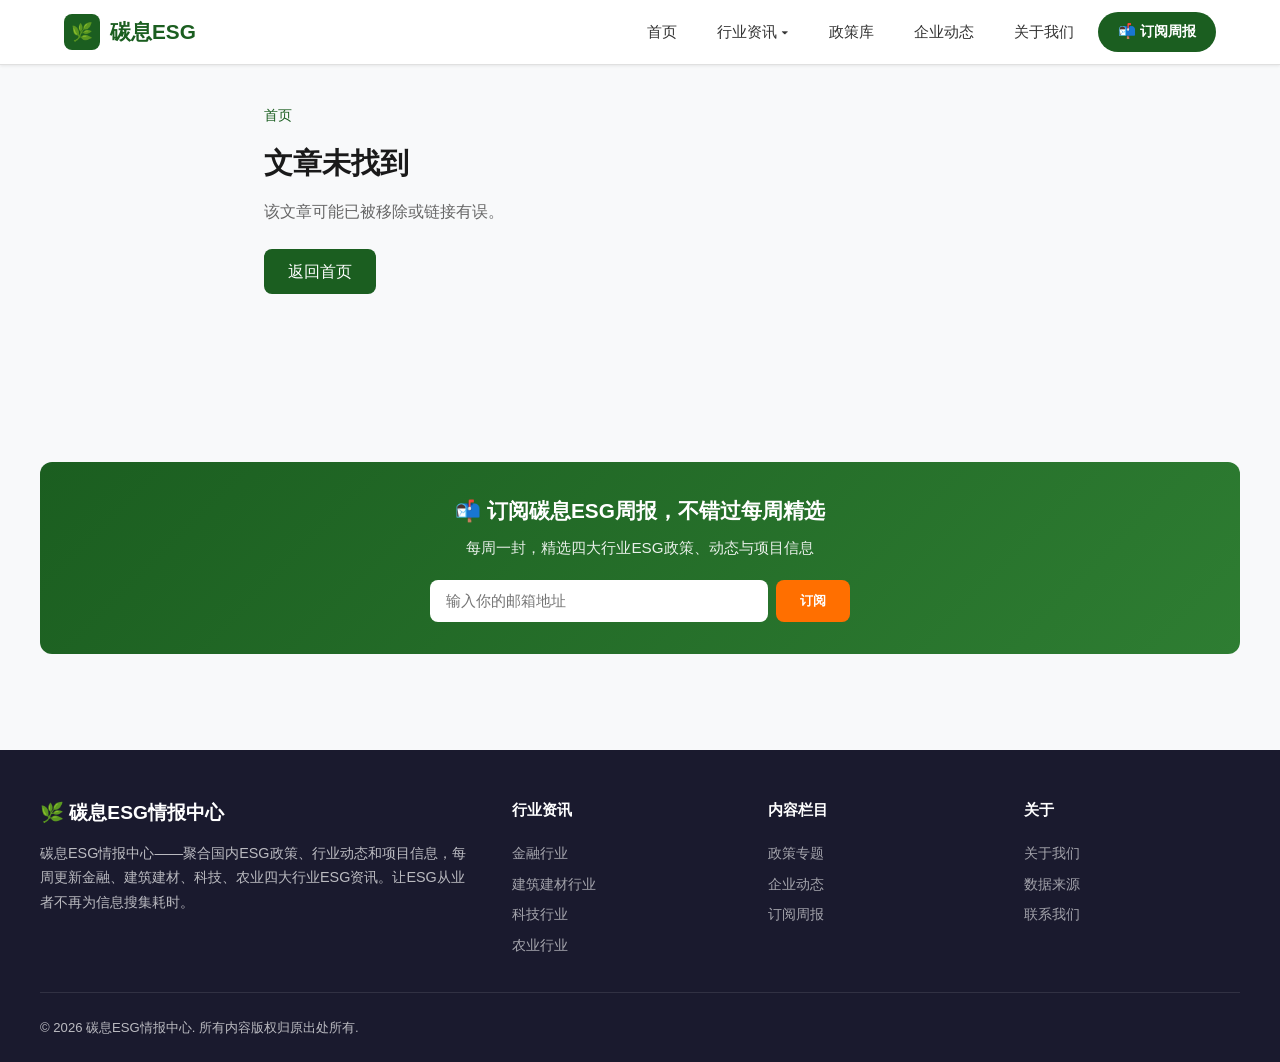
<file: pages/article.html>
<!DOCTYPE html>
<html lang="zh-CN">
<head>
  <meta charset="UTF-8">
  <meta name="viewport" content="width=device-width, initial-scale=1.0">
  <title>文章详情 - 碳息ESG情报中心</title>
  <meta name="description" content="ESG资讯文章详情 - 碳息ESG情报中心">
  <meta name="robots" content="noindex">
  <link rel="stylesheet" href="../css/style.css">
</head>
<body>
  <header class="site-header">
    <div class="header-inner">
      <a href="../index.html" class="site-logo"><span class="logo-icon">🌿</span>碳息ESG</a>
      <nav class="site-nav" id="mainNav">
        <a href="../index.html">首页</a>
        <div class="nav-dropdown"><a href="#">行业资讯 ▾</a><div class="dropdown-menu"><a href="finance.html">金融行业</a><a href="construction.html">建筑建材行业</a><a href="tech.html">科技行业</a><a href="agriculture.html">农业行业</a></div></div>
        <a href="policy.html">政策库</a><a href="corporate.html">企业动态</a><a href="about.html">关于我们</a><a href="subscribe.html" class="btn-subscribe">📬 订阅周报</a>
      </nav>
      <button class="menu-toggle" id="menuToggle">☰</button>
    </div>
  </header>

  <article class="article-page" id="articleContent">
    <!-- Dynamic content rendered by JS -->
    <div style="text-align:center;padding:80px 20px;color:var(--text-muted);">
      <p>加载中...</p>
    </div>
  </article>

  <!-- Subscribe CTA -->
  <section class="section">
    <div class="section-inner">
      <div class="subscribe-cta">
        <h3>📬 订阅碳息ESG周报，不错过每周精选</h3>
        <p>每周一封，精选四大行业ESG政策、动态与项目信息</p>
        <form class="subscribe-form" onsubmit="event.preventDefault(); alert('订阅成功！（演示）');">
          <input type="email" placeholder="输入你的邮箱地址" required>
          <button type="submit">订阅</button>
        </form>
      </div>
    </div>
  </section>

  <footer class="site-footer">
    <div class="footer-inner">
      <div class="footer-brand">
        <h3>🌿 碳息ESG情报中心</h3>
        <p>碳息ESG情报中心——聚合国内ESG政策、行业动态和项目信息，每周更新金融、建筑建材、科技、农业四大行业ESG资讯。让ESG从业者不再为信息搜集耗时。</p>
      </div>
      <div class="footer-col">
        <h4>行业资讯</h4>
        <a href="finance.html">金融行业</a>
        <a href="construction.html">建筑建材行业</a>
        <a href="tech.html">科技行业</a>
        <a href="agriculture.html">农业行业</a>
      </div>
      <div class="footer-col">
        <h4>内容栏目</h4>
        <a href="policy.html">政策专题</a>
        <a href="corporate.html">企业动态</a>
        <a href="subscribe.html">订阅周报</a>
      </div>
      <div class="footer-col">
        <h4>关于</h4>
        <a href="about.html">关于我们</a>
        <a href="about.html#sources">数据来源</a>
        <a href="about.html#contact">联系我们</a>
      </div>
    </div>
    <div class="footer-bottom">
      <span>&copy; 2026 碳息ESG情报中心. 所有内容版权归原出处所有.</span>
    </div>
  </footer>

  <script src="../js/articles.js"></script>
  <script>
    // Mobile menu
    const menuToggle = document.getElementById('menuToggle');
    const mainNav = document.getElementById('mainNav');
    menuToggle.addEventListener('click', () => { mainNav.classList.toggle('open'); });
    mainNav.querySelectorAll('a').forEach(link => {
      link.addEventListener('click', () => { mainNav.classList.remove('open'); });
    });

    // Parse article ID from URL
    const params = new URLSearchParams(window.location.search);
    const articleId = params.get('id');

    if (!articleId || !ARTICLES[articleId]) {
      document.getElementById('articleContent').innerHTML = `
        <div class="article-header">
          <div class="breadcrumb"><a href="../index.html">首页</a></div>
          <h1>文章未找到</h1>
          <p style="color:var(--text-muted);margin-top:16px;">该文章可能已被移除或链接有误。</p>
          <a href="../index.html" style="display:inline-block;margin-top:24px;padding:10px 24px;background:var(--primary);color:white;border-radius:8px;text-decoration:none;">返回首页</a>
        </div>`;
      document.title = '文章未找到 - 碳息ESG情报中心';
    } else {
      const a = ARTICLES[articleId];

      // Update page title and meta
      document.title = a.title + ' - 碳息ESG情报中心';
      const metaDesc = document.querySelector('meta[name="description"]');
      if (metaDesc) metaDesc.content = a.excerpt;
      // Remove noindex for valid articles
      const noindex = document.querySelector('meta[name="robots"]');
      if (noindex) noindex.remove();

      // Build tags HTML
      const tagsHtml = a.tags.map(t => `<span class="tag tag-esg">${t}</span>`).join('');

      // Build body HTML (use body if available, otherwise use excerpt)
      const bodyHtml = a.body
        ? a.body
        : `<p>${a.excerpt}</p>`;

      // Related articles - pick 3 from same industry
      const related = Object.entries(ARTICLES)
        .filter(([id, art]) => id !== articleId && art.industryPage === a.industryPage)
        .slice(0, 3);
      const relatedHtml = related.map(([id, art]) =>
        `<a href="article.html?id=${id}" style="display:block;padding:16px;background:var(--bg-white);border-radius:var(--radius);box-shadow:var(--shadow-sm);color:var(--text-dark);font-weight:500;">${art.title}</a>`
      ).join('');

      document.getElementById('articleContent').innerHTML = `
        <div class="article-header">
          <div class="breadcrumb">
            <a href="../index.html">首页</a> / <a href="${a.industryPage}">${a.category}</a> / 正文
          </div>
          <h1>${a.title}</h1>
          <div class="article-meta">
            <span class="tag ${a.tagClass}">${a.category}</span>
            ${tagsHtml}
            <span>📅 ${a.date}</span>
            <span>来源：${a.source}</span>
          </div>
        </div>
        <div class="article-body">
          ${bodyHtml}
          <div class="article-source">
            <strong>📌 信息来源：</strong>${a.source}<br>
            <strong>📅 原始发布日期：</strong>${a.date}
            <div>
              <a href="${a.sourceUrl}" target="_blank" rel="noopener noreferrer" class="source-link-btn">
                <svg viewBox="0 0 24 24" fill="none" stroke="currentColor" stroke-width="2"><path d="M18 13v6a2 2 0 01-2 2H5a2 2 0 01-2-2V8a2 2 0 012-2h6"/><polyline points="15 3 21 3 21 9"/><line x1="10" y1="14" x2="21" y2="3"/></svg>
                阅读原文 →
              </a>
            </div>
          </div>
        </div>
        ${related.length > 0 ? `
        <div style="margin-top:48px;padding-top:32px;border-top:2px solid var(--border);">
          <h2 style="font-size:1.2rem;font-weight:600;color:var(--text-dark);margin-bottom:20px;">📖 相关文章</h2>
          <div style="display:flex;flex-direction:column;gap:12px;">
            ${relatedHtml}
          </div>
        </div>` : ''}
      `;
    }
  </script>
</body>
</html>
</file>
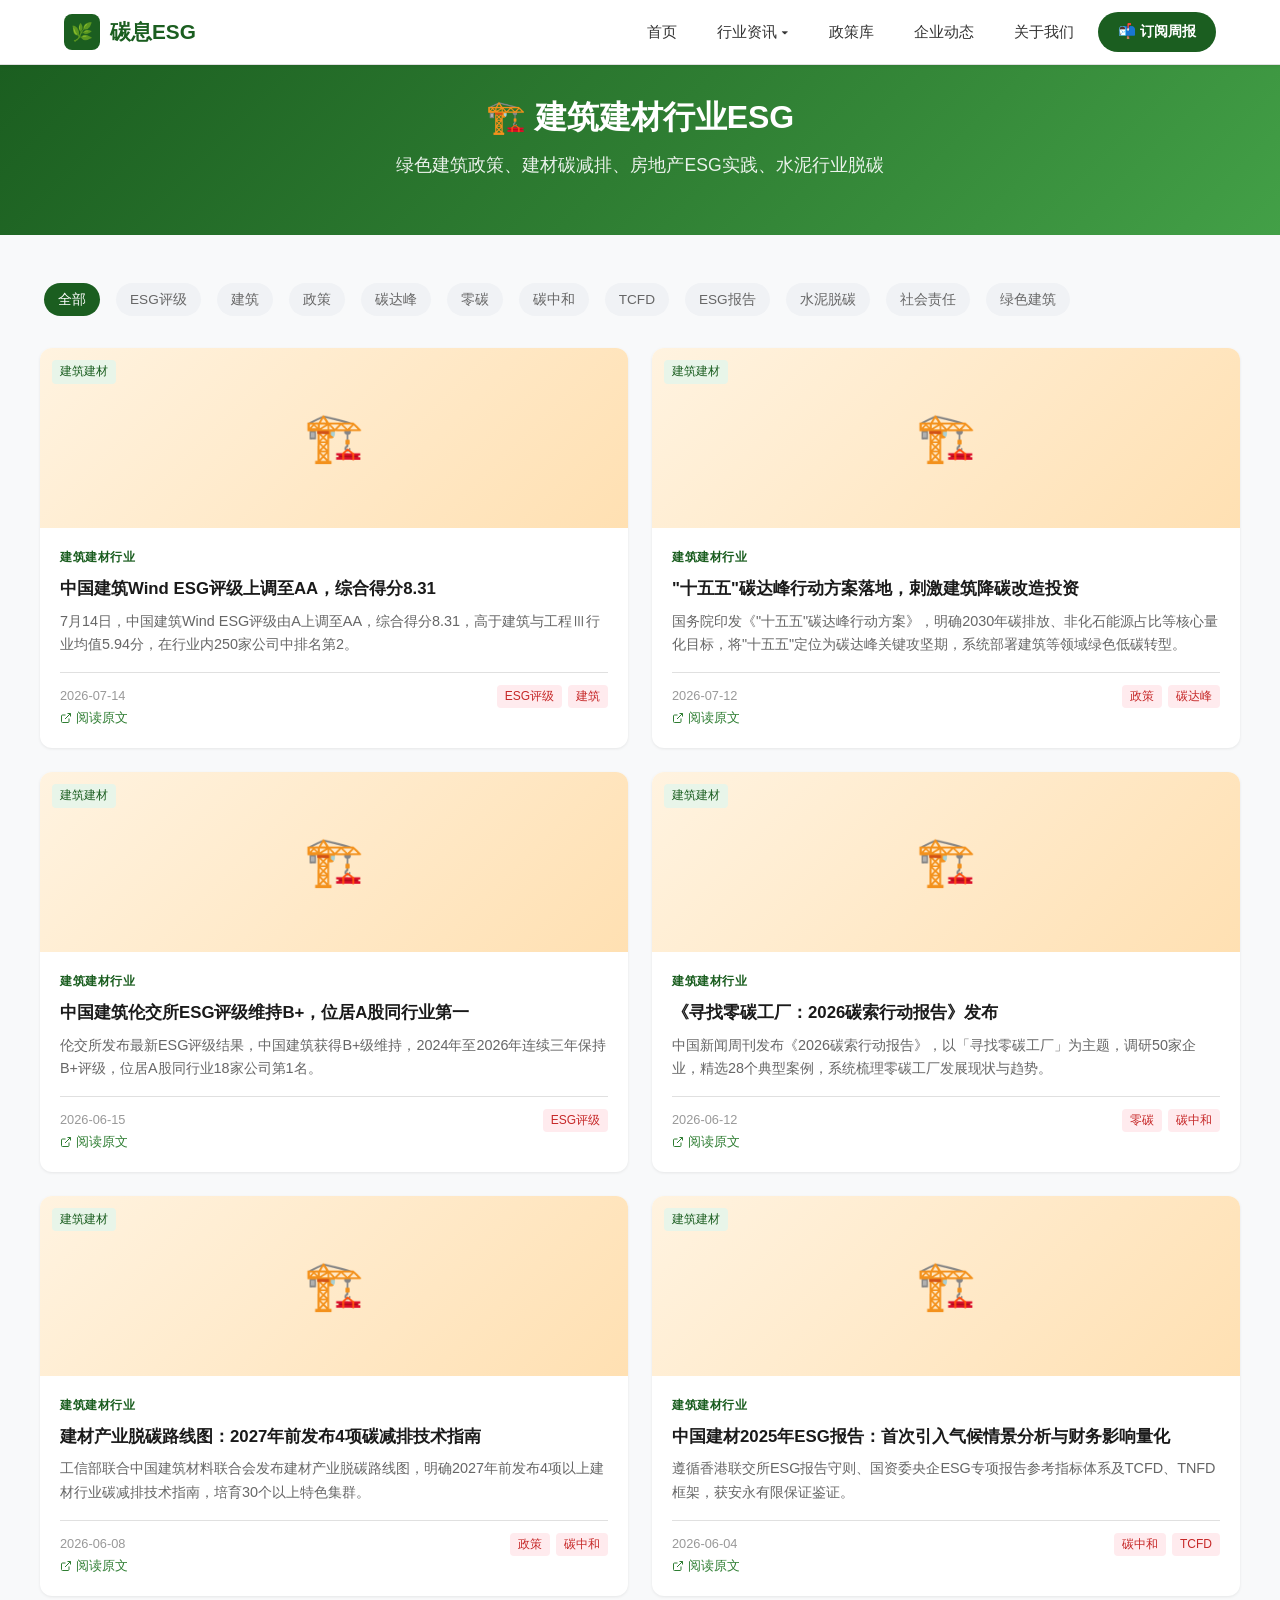
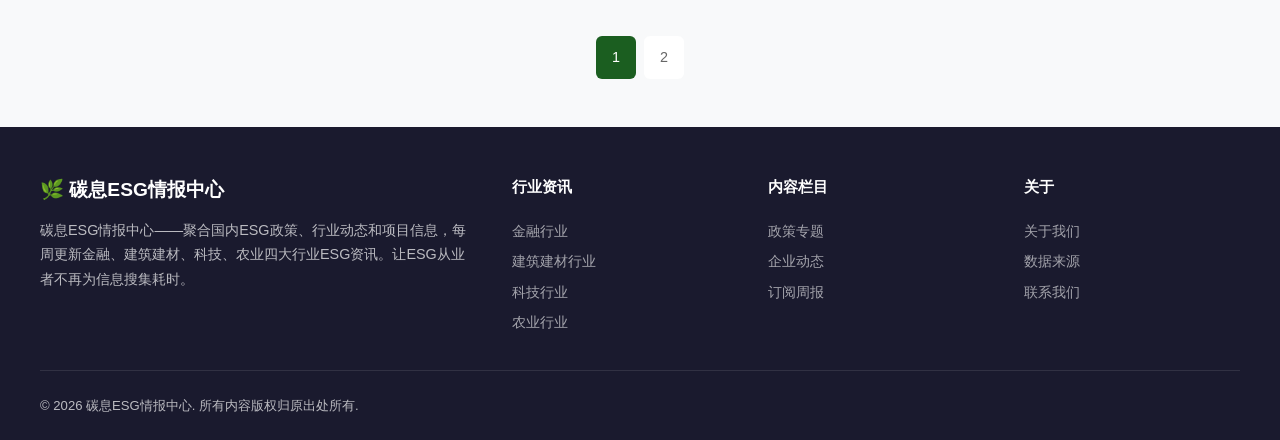
<file: pages/construction.html>
<!DOCTYPE html>
<html lang="zh-CN">
<head>
  <meta charset="UTF-8">
  <meta name="viewport" content="width=device-width, initial-scale=1.0">
  <title>建筑建材行业ESG - 碳息ESG情报中心</title>
  <meta name="description" content="建筑建材行业ESG资讯：绿色建筑政策、建材碳减排、房地产ESG实践、水泥行业脱碳，每周更新">
  <meta name="keywords" content="建筑ESG,建材ESG,碳中和,绿色建筑,水泥脱碳,ESG报告">
  <meta property="og:title" content="建筑建材行业ESG - 碳息ESG情报中心">
  <meta property="og:description" content="建筑建材行业ESG资讯：绿色建筑政策、建材碳减排、房地产ESG实践、水泥行业脱碳，每周更新">
  <meta property="og:type" content="website">
  <meta property="og:locale" content="zh_CN">
  <meta name="twitter:card" content="summary">
  <link rel="canonical" href="https://esg-info.pages.dev/pages/construction.html">
  <link rel="stylesheet" href="../css/style.css">
  <script src="../js/articles.js"></script>
  <script src="../js/subpage-render.js"></script>
</head>
<body data-category="建筑建材行业">
  <header class="site-header">
    <div class="header-inner">
      <a href="../index.html" class="site-logo"><span class="logo-icon">🌿</span>碳息ESG</a>
      <nav class="site-nav" id="mainNav">
        <a href="../index.html">首页</a>
        <div class="nav-dropdown"><a href="#">行业资讯 ▾</a><div class="dropdown-menu"><a href="finance.html">金融行业</a><a href="construction.html" style="color:var(--primary);font-weight:600;">建筑建材行业</a><a href="tech.html">科技行业</a><a href="agriculture.html">农业行业</a></div></div>
        <a href="policy.html">政策库</a><a href="corporate.html">企业动态</a><a href="about.html">关于我们</a><a href="subscribe.html" class="btn-subscribe">📬 订阅周报</a>
      </nav>
      <button class="menu-toggle" id="menuToggle">☰</button>
    </div>
  </header>

  <section class="hero" style="padding:32px 24px;">
    <div class="hero-inner">
      <h1>🏗️ 建筑建材行业ESG</h1>
      <p>绿色建筑政策、建材碳减排、房地产ESG实践、水泥行业脱碳</p>
    </div>
  </section>

  <section class="section">
    <div class="section-inner">
      <!-- Filter tabs - 动态渲染 -->
      <div id="filterBar" style="display:flex;gap:8px;margin-bottom:24px;flex-wrap:wrap;">
      </div>

      <div class="card-grid card-grid-2" id="articleGrid">
      </div>

      <!-- Pagination - 动态渲染 -->
      <div id="pagination" style="text-align:center;margin-top:40px;">
      </div>
    </div>
  </section>

    <footer class="site-footer">
    <div class="footer-inner">
      <div class="footer-brand">
        <h3>🌿 碳息ESG情报中心</h3>
        <p>碳息ESG情报中心——聚合国内ESG政策、行业动态和项目信息，每周更新金融、建筑建材、科技、农业四大行业ESG资讯。让ESG从业者不再为信息搜集耗时。</p>
      </div>
      <div class="footer-col">
        <h4>行业资讯</h4>
        <a href="finance.html">金融行业</a>
        <a href="construction.html">建筑建材行业</a>
        <a href="tech.html">科技行业</a>
        <a href="agriculture.html">农业行业</a>
      </div>
      <div class="footer-col">
        <h4>内容栏目</h4>
        <a href="policy.html">政策专题</a>
        <a href="corporate.html">企业动态</a>
        <a href="subscribe.html">订阅周报</a>
      </div>
      <div class="footer-col">
        <h4>关于</h4>
        <a href="about.html">关于我们</a>
        <a href="about.html#sources">数据来源</a>
        <a href="about.html#contact">联系我们</a>
      </div>
    </div>
    <div class="footer-bottom">
      <span>&copy; 2026 碳息ESG情报中心. 所有内容版权归原出处所有.</span>
    </div>
  </footer>
    <script>
    const menuToggle = document.getElementById('menuToggle');
    const mainNav = document.getElementById('mainNav');
    menuToggle.addEventListener('click', () => {
      mainNav.classList.toggle('open');
    });
    // Auto-close mobile menu when a link is clicked
    mainNav.querySelectorAll('a').forEach(link => {
      link.addEventListener('click', () => {
        mainNav.classList.remove('open');
      });
    });
  </script>
  <script src="../js/filter.js"></script>
</body>
</html>
</file>
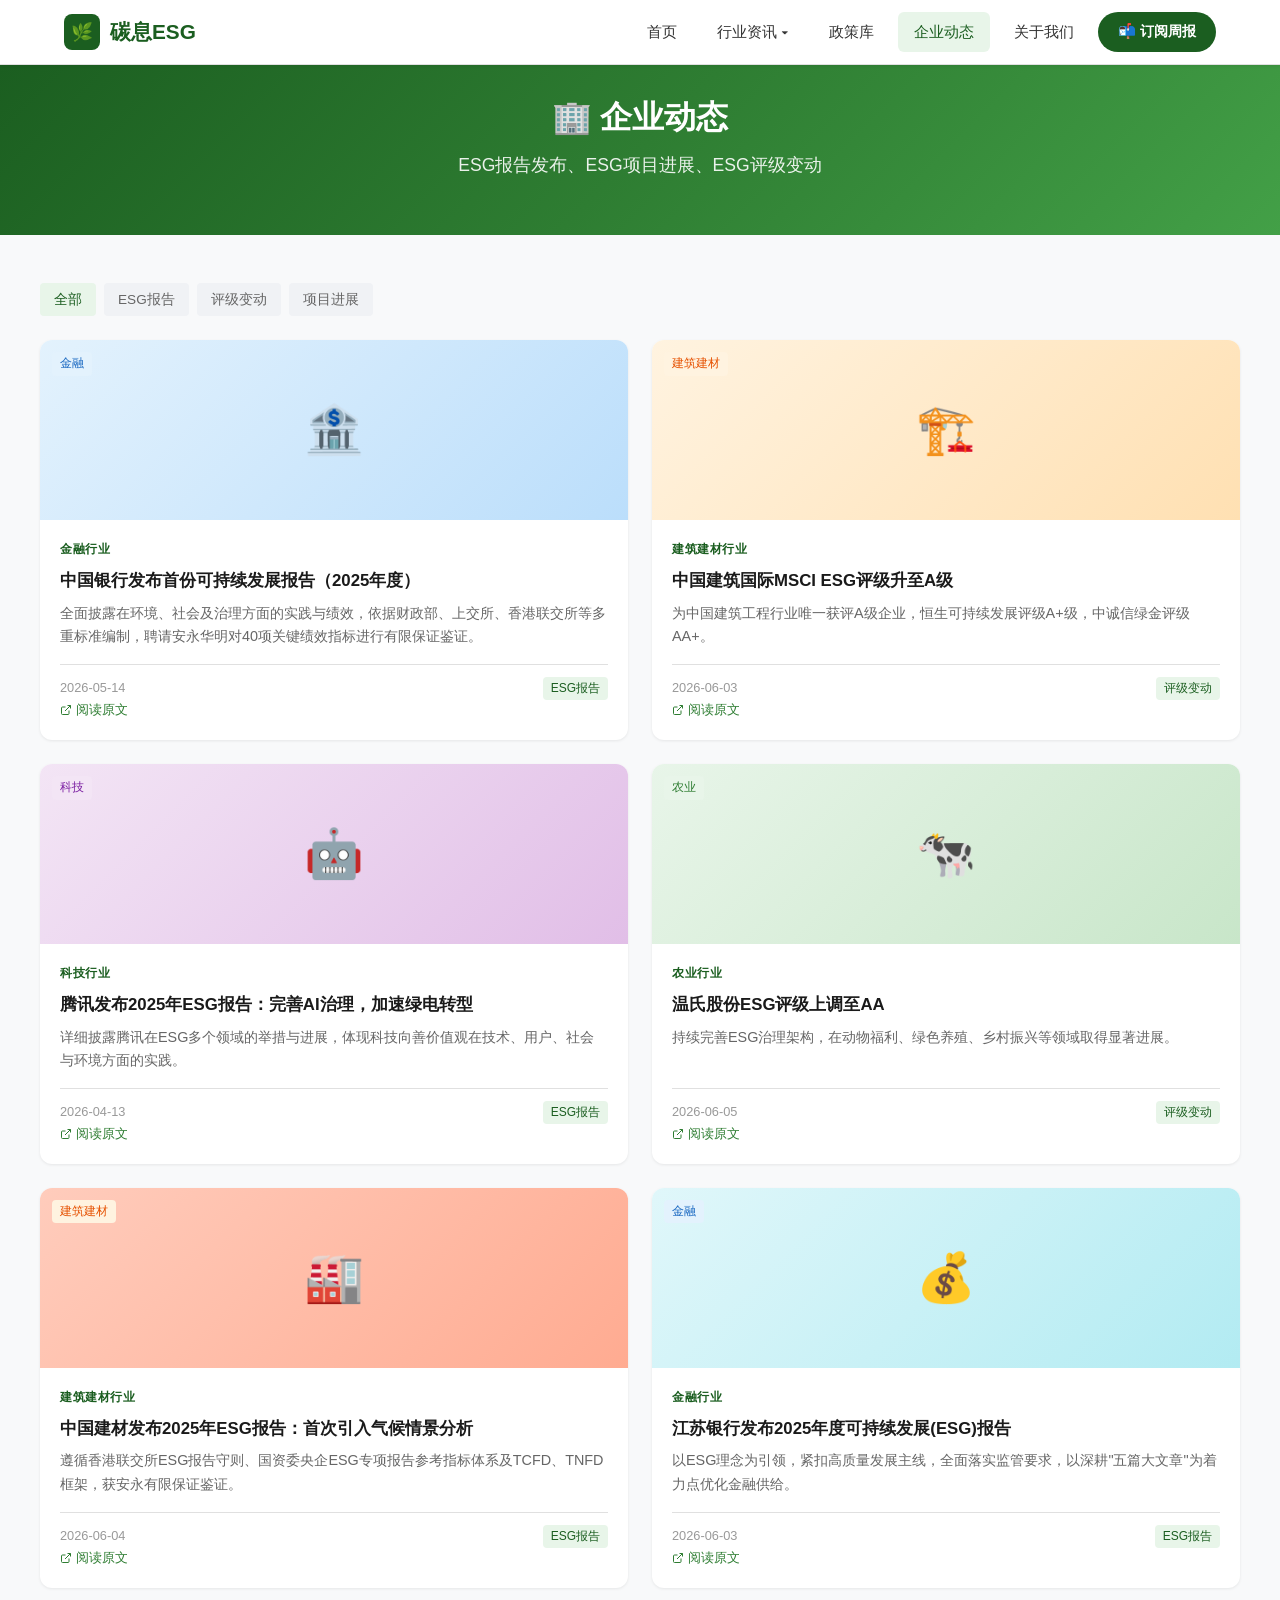
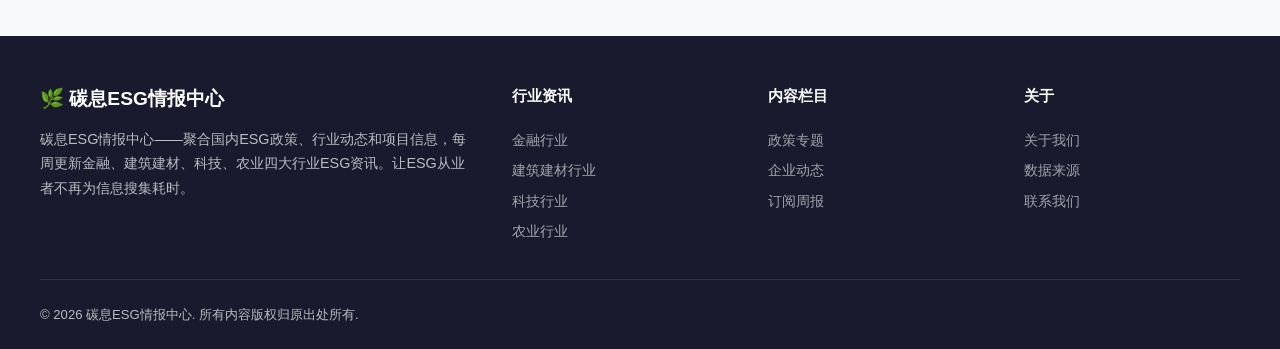
<file: pages/corporate.html>
<!DOCTYPE html>
<html lang="zh-CN">
<head>
  <meta charset="UTF-8">
  <meta name="viewport" content="width=device-width, initial-scale=1.0">
  <title>企业动态 - 碳息ESG情报中心</title>
  <meta name="description" content="ESG企业动态：ESG报告发布、ESG项目进展、ESG评级变动，四大行业全覆盖">
  <meta name="keywords" content="企业ESG,ESG报告,ESG评级,评级变动,项目进展">
  <meta property="og:title" content="企业动态 - 碳息ESG情报中心">
  <meta property="og:description" content="ESG企业动态：ESG报告发布、ESG项目进展、ESG评级变动，四大行业全覆盖">
  <meta property="og:type" content="website">
  <meta property="og:locale" content="zh_CN">
  <meta name="twitter:card" content="summary">
  <link rel="canonical" href="https://esg-info.pages.dev/pages/corporate.html">
  <link rel="stylesheet" href="../css/style.css">
</head>
<body>
  <header class="site-header">
    <div class="header-inner">
      <a href="../index.html" class="site-logo"><span class="logo-icon">🌿</span>碳息ESG</a>
      <nav class="site-nav" id="mainNav">
        <a href="../index.html">首页</a>
        <div class="nav-dropdown"><a href="#">行业资讯 ▾</a><div class="dropdown-menu"><a href="finance.html">金融行业</a><a href="construction.html">建筑建材行业</a><a href="tech.html">科技行业</a><a href="agriculture.html">农业行业</a></div></div>
        <a href="policy.html">政策库</a><a href="corporate.html" class="active">企业动态</a><a href="about.html">关于我们</a><a href="subscribe.html" class="btn-subscribe">📬 订阅周报</a>
      </nav>
      <button class="menu-toggle" id="menuToggle">☰</button>
    </div>
  </header>

  <section class="hero" style="padding:32px 24px;">
    <div class="hero-inner">
      <h1>🏢 企业动态</h1>
      <p>ESG报告发布、ESG项目进展、ESG评级变动</p>
    </div>
  </section>

  <section class="section">
    <div class="section-inner">
      <div style="display:flex;gap:8px;margin-bottom:24px;flex-wrap:wrap;">
        <span class="tag tag-esg" style="cursor:pointer;padding:6px 14px;font-size:0.85rem;">全部</span>
        <span class="tag" style="cursor:pointer;padding:6px 14px;font-size:0.85rem;background:#f0f2f5;color:#666;">ESG报告</span>
        <span class="tag" style="cursor:pointer;padding:6px 14px;font-size:0.85rem;background:#f0f2f5;color:#666;">评级变动</span>
        <span class="tag" style="cursor:pointer;padding:6px 14px;font-size:0.85rem;background:#f0f2f5;color:#666;">项目进展</span>
      </div>

      <div class="card-grid card-grid-2">
        <article class="article-card">
          <div class="card-image" style="background:linear-gradient(135deg,#E3F2FD,#BBDEFB);"><span class="tag-overlay"><span class="tag tag-finance">金融</span></span>🏦</div>
          <div class="card-body">
            <span class="card-category">金融行业</span>
            <h3 class="card-title"><a href="article.html?id=boc-sustain-report">中国银行发布首份可持续发展报告（2025年度）</a></h3>
            <p class="card-excerpt">全面披露在环境、社会及治理方面的实践与绩效，依据财政部、上交所、香港联交所等多重标准编制，聘请安永华明对40项关键绩效指标进行有限保证鉴证。</p>
            <div class="card-meta"><span>2026-05-14</span><div class="card-tags"><span class="tag tag-esg">ESG报告</span></div></div>
            <a href="https://www.boc.cn/aboutboc/boccsr/202603/t20260330_25657122.html" target="_blank" rel="noopener noreferrer" class="card-source-link"><svg viewBox="0 0 24 24" fill="none" stroke="currentColor" stroke-width="2"><path d="M18 13v6a2 2 0 01-2 2H5a2 2 0 01-2-2V8a2 2 0 012-2h6"/><polyline points="15 3 21 3 21 9"/><line x1="10" y1="14" x2="21" y2="3"/></svg> 阅读原文</a>
          </div>
        </article>
        <article class="article-card">
          <div class="card-image" style="background:linear-gradient(135deg,#FFF3E0,#FFE0B2);"><span class="tag-overlay"><span class="tag tag-construction">建筑建材</span></span>🏗️</div>
          <div class="card-body">
            <span class="card-category">建筑建材行业</span>
            <h3 class="card-title"><a href="article.html?id=cai-msci-a">中国建筑国际MSCI ESG评级升至A级</a></h3>
            <p class="card-excerpt">为中国建筑工程行业唯一获评A级企业，恒生可持续发展评级A+级，中诚信绿金评级AA+。</p>
            <div class="card-meta"><span>2026-06-03</span><div class="card-tags"><span class="tag tag-esg">评级变动</span></div></div>
            <a href="https://baijiahao.baidu.com/s?id=1866935479192387949&wfr=spider&for=pc" target="_blank" rel="noopener noreferrer" class="card-source-link"><svg viewBox="0 0 24 24" fill="none" stroke="currentColor" stroke-width="2"><path d="M18 13v6a2 2 0 01-2 2H5a2 2 0 01-2-2V8a2 2 0 012-2h6"/><polyline points="15 3 21 3 21 9"/><line x1="10" y1="14" x2="21" y2="3"/></svg> 阅读原文</a>
          </div>
        </article>
        <article class="article-card">
          <div class="card-image" style="background:linear-gradient(135deg,#F3E5F5,#E1BEE7);"><span class="tag-overlay"><span class="tag tag-tech">科技</span></span>🤖</div>
          <div class="card-body">
            <span class="card-category">科技行业</span>
            <h3 class="card-title"><a href="article.html?id=tencent-esg-2025">腾讯发布2025年ESG报告：完善AI治理，加速绿电转型</a></h3>
            <p class="card-excerpt">详细披露腾讯在ESG多个领域的举措与进展，体现科技向善价值观在技术、用户、社会与环境方面的实践。</p>
            <div class="card-meta"><span>2026-04-13</span><div class="card-tags"><span class="tag tag-esg">ESG报告</span></div></div>
            <a href="https://static.www.tencent.com/uploads/2026/04/09/f6dbd30b3d8ca9c65f76f3d73b7da739.pdf" target="_blank" rel="noopener noreferrer" class="card-source-link"><svg viewBox="0 0 24 24" fill="none" stroke="currentColor" stroke-width="2"><path d="M18 13v6a2 2 0 01-2 2H5a2 2 0 01-2-2V8a2 2 0 012-2h6"/><polyline points="15 3 21 3 21 9"/><line x1="10" y1="14" x2="21" y2="3"/></svg> 阅读原文</a>
          </div>
        </article>
        <article class="article-card">
          <div class="card-image" style="background:linear-gradient(135deg,#E8F5E9,#C8E6C9);"><span class="tag-overlay"><span class="tag tag-agriculture">农业</span></span>🐄</div>
          <div class="card-body">
            <span class="card-category">农业行业</span>
            <h3 class="card-title"><a href="article.html?id=wens-esg-aa">温氏股份ESG评级上调至AA</a></h3>
            <p class="card-excerpt">持续完善ESG治理架构，在动物福利、绿色养殖、乡村振兴等领域取得显著进展。</p>
            <div class="card-meta"><span>2026-06-05</span><div class="card-tags"><span class="tag tag-esg">评级变动</span></div></div>
            <a href="https://finance.sina.cn/2026-06-05/detail-iniaikay8625809.d.html" target="_blank" rel="noopener noreferrer" class="card-source-link"><svg viewBox="0 0 24 24" fill="none" stroke="currentColor" stroke-width="2"><path d="M18 13v6a2 2 0 01-2 2H5a2 2 0 01-2-2V8a2 2 0 012-2h6"/><polyline points="15 3 21 3 21 9"/><line x1="10" y1="14" x2="21" y2="3"/></svg> 阅读原文</a>
          </div>
        </article>
        <article class="article-card">
          <div class="card-image" style="background:linear-gradient(135deg,#FFCCBC,#FFAB91);"><span class="tag-overlay"><span class="tag tag-construction">建筑建材</span></span>🏭</div>
          <div class="card-body">
            <span class="card-category">建筑建材行业</span>
            <h3 class="card-title"><a href="article.html?id=cnbm-esg-2025">中国建材发布2025年ESG报告：首次引入气候情景分析</a></h3>
            <p class="card-excerpt">遵循香港联交所ESG报告守则、国资委央企ESG专项报告参考指标体系及TCFD、TNFD框架，获安永有限保证鉴证。</p>
            <div class="card-meta"><span>2026-06-04</span><div class="card-tags"><span class="tag tag-esg">ESG报告</span></div></div>
            <a href="https://q.stock.sohu.com/cn/news.html?textId=1020059257&type=120&tab=200&code=cn_000877&date=2026/0605" target="_blank" rel="noopener noreferrer" class="card-source-link"><svg viewBox="0 0 24 24" fill="none" stroke="currentColor" stroke-width="2"><path d="M18 13v6a2 2 0 01-2 2H5a2 2 0 01-2-2V8a2 2 0 012-2h6"/><polyline points="15 3 21 3 21 9"/><line x1="10" y1="14" x2="21" y2="3"/></svg> 阅读原文</a>
          </div>
        </article>
        <article class="article-card">
          <div class="card-image" style="background:linear-gradient(135deg,#E0F7FA,#B2EBF2);"><span class="tag-overlay"><span class="tag tag-finance">金融</span></span>💰</div>
          <div class="card-body">
            <span class="card-category">金融行业</span>
            <h3 class="card-title"><a href="article.html?id=jsb-green-finance">江苏银行发布2025年度可持续发展(ESG)报告</a></h3>
            <p class="card-excerpt">以ESG理念为引领，紧扣高质量发展主线，全面落实监管要求，以深耕"五篇大文章"为着力点优化金融供给。</p>
            <div class="card-meta"><span>2026-06-03</span><div class="card-tags"><span class="tag tag-esg">ESG报告</span></div></div>
            <a href="https://data.eastmoney.com/notices/detail/600919/AN202604281821702480,JUU2JUIxJTlGJUU4JThCJThGJUU5JTkzJUI2JUU4JUExJThD.html" target="_blank" rel="noopener noreferrer" class="card-source-link"><svg viewBox="0 0 24 24" fill="none" stroke="currentColor" stroke-width="2"><path d="M18 13v6a2 2 0 01-2 2H5a2 2 0 01-2-2V8a2 2 0 012-2h6"/><polyline points="15 3 21 3 21 9"/><line x1="10" y1="14" x2="21" y2="3"/></svg> 阅读原文</a>
          </div>
        </article>
      </div>
    </div>
  </section>

    <footer class="site-footer">
    <div class="footer-inner">
      <div class="footer-brand">
        <h3>🌿 碳息ESG情报中心</h3>
        <p>碳息ESG情报中心——聚合国内ESG政策、行业动态和项目信息，每周更新金融、建筑建材、科技、农业四大行业ESG资讯。让ESG从业者不再为信息搜集耗时。</p>
      </div>
      <div class="footer-col">
        <h4>行业资讯</h4>
        <a href="finance.html">金融行业</a>
        <a href="construction.html">建筑建材行业</a>
        <a href="tech.html">科技行业</a>
        <a href="agriculture.html">农业行业</a>
      </div>
      <div class="footer-col">
        <h4>内容栏目</h4>
        <a href="policy.html">政策专题</a>
        <a href="corporate.html">企业动态</a>
        <a href="subscribe.html">订阅周报</a>
      </div>
      <div class="footer-col">
        <h4>关于</h4>
        <a href="about.html">关于我们</a>
        <a href="about.html#sources">数据来源</a>
        <a href="about.html#contact">联系我们</a>
      </div>
    </div>
    <div class="footer-bottom">
      <span>&copy; 2026 碳息ESG情报中心. 所有内容版权归原出处所有.</span>
    </div>
  </footer>
    <script>
    const menuToggle = document.getElementById('menuToggle');
    const mainNav = document.getElementById('mainNav');
    menuToggle.addEventListener('click', () => {
      mainNav.classList.toggle('open');
    });
    // Auto-close mobile menu when a link is clicked
    mainNav.querySelectorAll('a').forEach(link => {
      link.addEventListener('click', () => {
        mainNav.classList.remove('open');
      });
    });
  </script>
  <script src="../js/filter.js"></script>
</body>
</html>
</file>
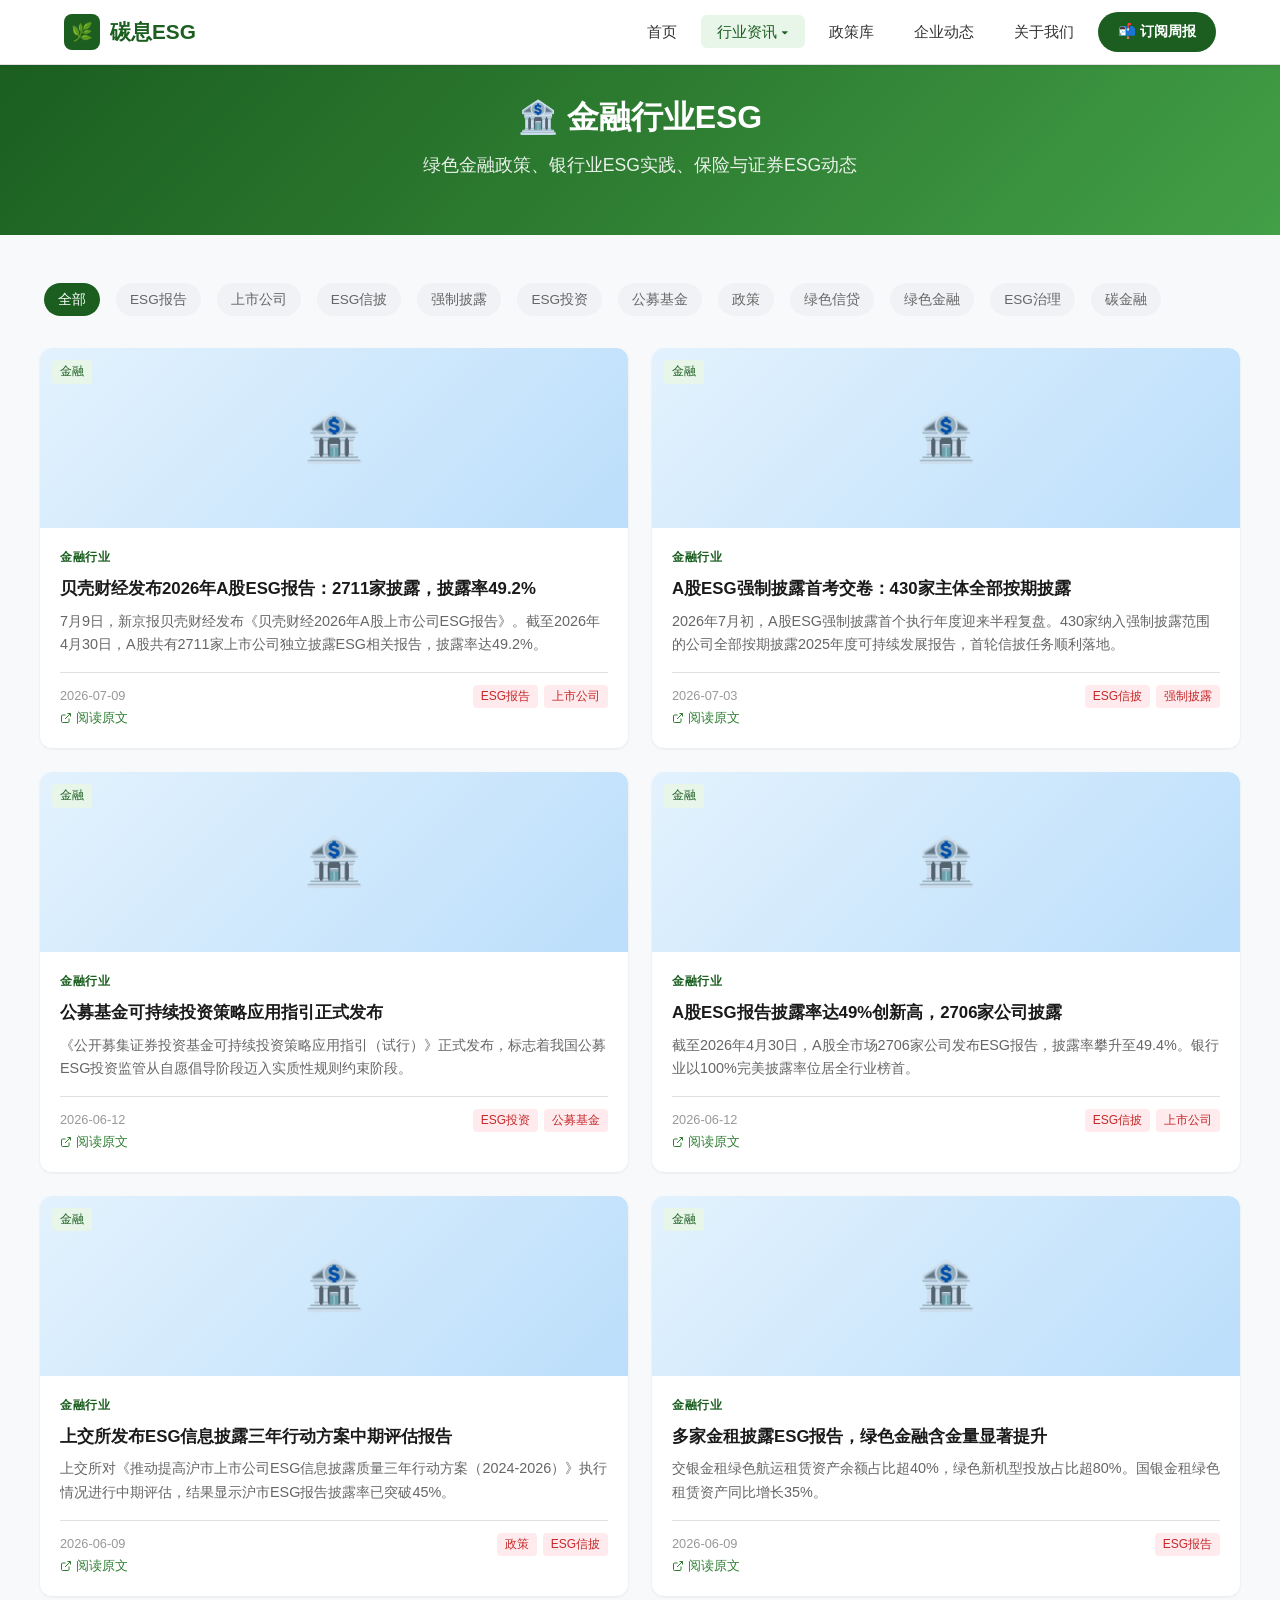
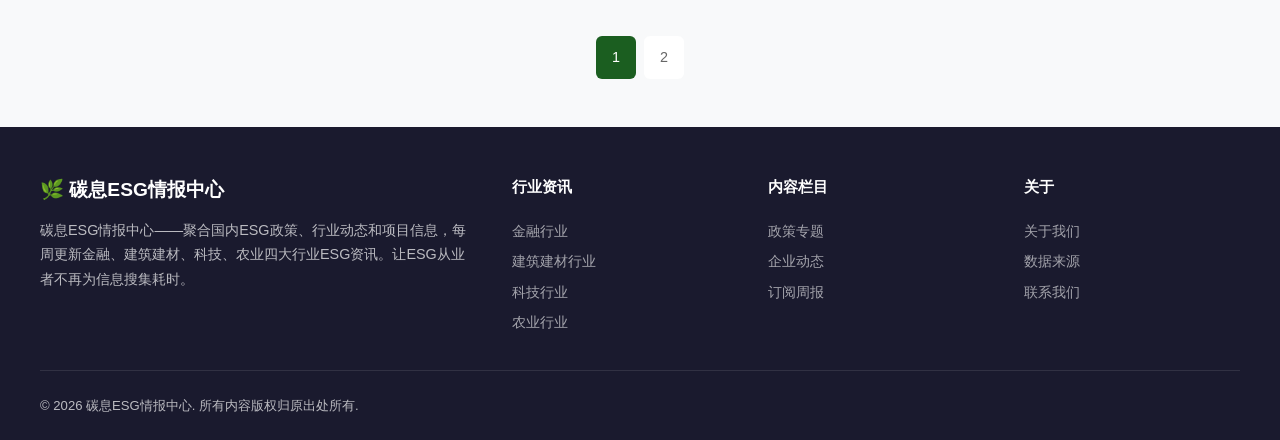
<file: pages/finance.html>
<!DOCTYPE html>
<html lang="zh-CN">
<head>
  <meta charset="UTF-8">
  <meta name="viewport" content="width=device-width, initial-scale=1.0">
  <title>金融行业ESG - 碳息ESG情报中心</title>
  <meta name="description" content="金融行业ESG资讯：绿色金融政策、银行业ESG实践、保险与证券ESG动态、碳金融创新，每周更新">
  <meta name="keywords" content="金融ESG,绿色金融,绿色信贷,ESG报告,碳金融,银行ESG">
  <meta property="og:title" content="金融行业ESG - 碳息ESG情报中心">
  <meta property="og:description" content="金融行业ESG资讯：绿色金融政策、银行业ESG实践、保险与证券ESG动态、碳金融创新，每周更新">
  <meta property="og:type" content="website">
  <meta property="og:locale" content="zh_CN">
  <meta name="twitter:card" content="summary">
  <link rel="canonical" href="https://esg-info.pages.dev/pages/finance.html">
  <link rel="stylesheet" href="../css/style.css">
  <script src="../js/articles.js"></script>
  <script src="../js/subpage-render.js"></script>
</head>
<body data-category="金融行业">

  <header class="site-header">
    <div class="header-inner">
      <a href="../index.html" class="site-logo">
        <span class="logo-icon">🌿</span>
        碳息ESG
      </a>
      <nav class="site-nav" id="mainNav">
        <a href="../index.html">首页</a>
        <div class="nav-dropdown">
          <a href="#" class="active">行业资讯 ▾</a>
          <div class="dropdown-menu">
            <a href="finance.html" style="color:var(--primary);font-weight:600;">金融行业</a>
            <a href="construction.html">建筑建材行业</a>
            <a href="tech.html">科技行业</a>
            <a href="agriculture.html">农业行业</a>
          </div>
        </div>
        <a href="policy.html">政策库</a>
        <a href="corporate.html">企业动态</a>
        <a href="about.html">关于我们</a>
        <a href="subscribe.html" class="btn-subscribe">📬 订阅周报</a>
      </nav>
      <button class="menu-toggle" id="menuToggle">☰</button>
    </div>
  </header>

  <!-- Page Banner -->
  <section class="hero" style="padding:32px 24px;">
    <div class="hero-inner">
      <h1>🏦 金融行业ESG</h1>
      <p>绿色金融政策、银行业ESG实践、保险与证券ESG动态</p>
    </div>
  </section>

  <section class="section">
    <div class="section-inner">
      <!-- Filter tabs - 动态渲染 -->
      <div id="filterBar" style="display:flex;gap:8px;margin-bottom:24px;flex-wrap:wrap;">
        <!-- 动态渲染：从 articles.js 提取标签 -->
      </div>

      <div class="card-grid card-grid-2" id="articleGrid">
        <!-- 动态渲染：从 articles.js 按分类+标签筛选 -->
      </div>

      <!-- Pagination - 动态渲染 -->
      <div id="pagination" style="text-align:center;margin-top:40px;">
        <!-- 动态渲染：根据文章数自动生成分页 -->
      </div>
    </div>
  </section>

    <footer class="site-footer">
    <div class="footer-inner">
      <div class="footer-brand">
        <h3>🌿 碳息ESG情报中心</h3>
        <p>碳息ESG情报中心——聚合国内ESG政策、行业动态和项目信息，每周更新金融、建筑建材、科技、农业四大行业ESG资讯。让ESG从业者不再为信息搜集耗时。</p>
      </div>
      <div class="footer-col">
        <h4>行业资讯</h4>
        <a href="finance.html">金融行业</a>
        <a href="construction.html">建筑建材行业</a>
        <a href="tech.html">科技行业</a>
        <a href="agriculture.html">农业行业</a>
      </div>
      <div class="footer-col">
        <h4>内容栏目</h4>
        <a href="policy.html">政策专题</a>
        <a href="corporate.html">企业动态</a>
        <a href="subscribe.html">订阅周报</a>
      </div>
      <div class="footer-col">
        <h4>关于</h4>
        <a href="about.html">关于我们</a>
        <a href="about.html#sources">数据来源</a>
        <a href="about.html#contact">联系我们</a>
      </div>
    </div>
    <div class="footer-bottom">
      <span>&copy; 2026 碳息ESG情报中心. 所有内容版权归原出处所有.</span>
    </div>
  </footer>

    <script>
    const menuToggle = document.getElementById('menuToggle');
    const mainNav = document.getElementById('mainNav');
    menuToggle.addEventListener('click', () => {
      mainNav.classList.toggle('open');
    });
    // Auto-close mobile menu when a link is clicked
    mainNav.querySelectorAll('a').forEach(link => {
      link.addEventListener('click', () => {
        mainNav.classList.remove('open');
      });
    });
  </script>
  <script src="../js/filter.js"></script>
</body>
</html>
</file>
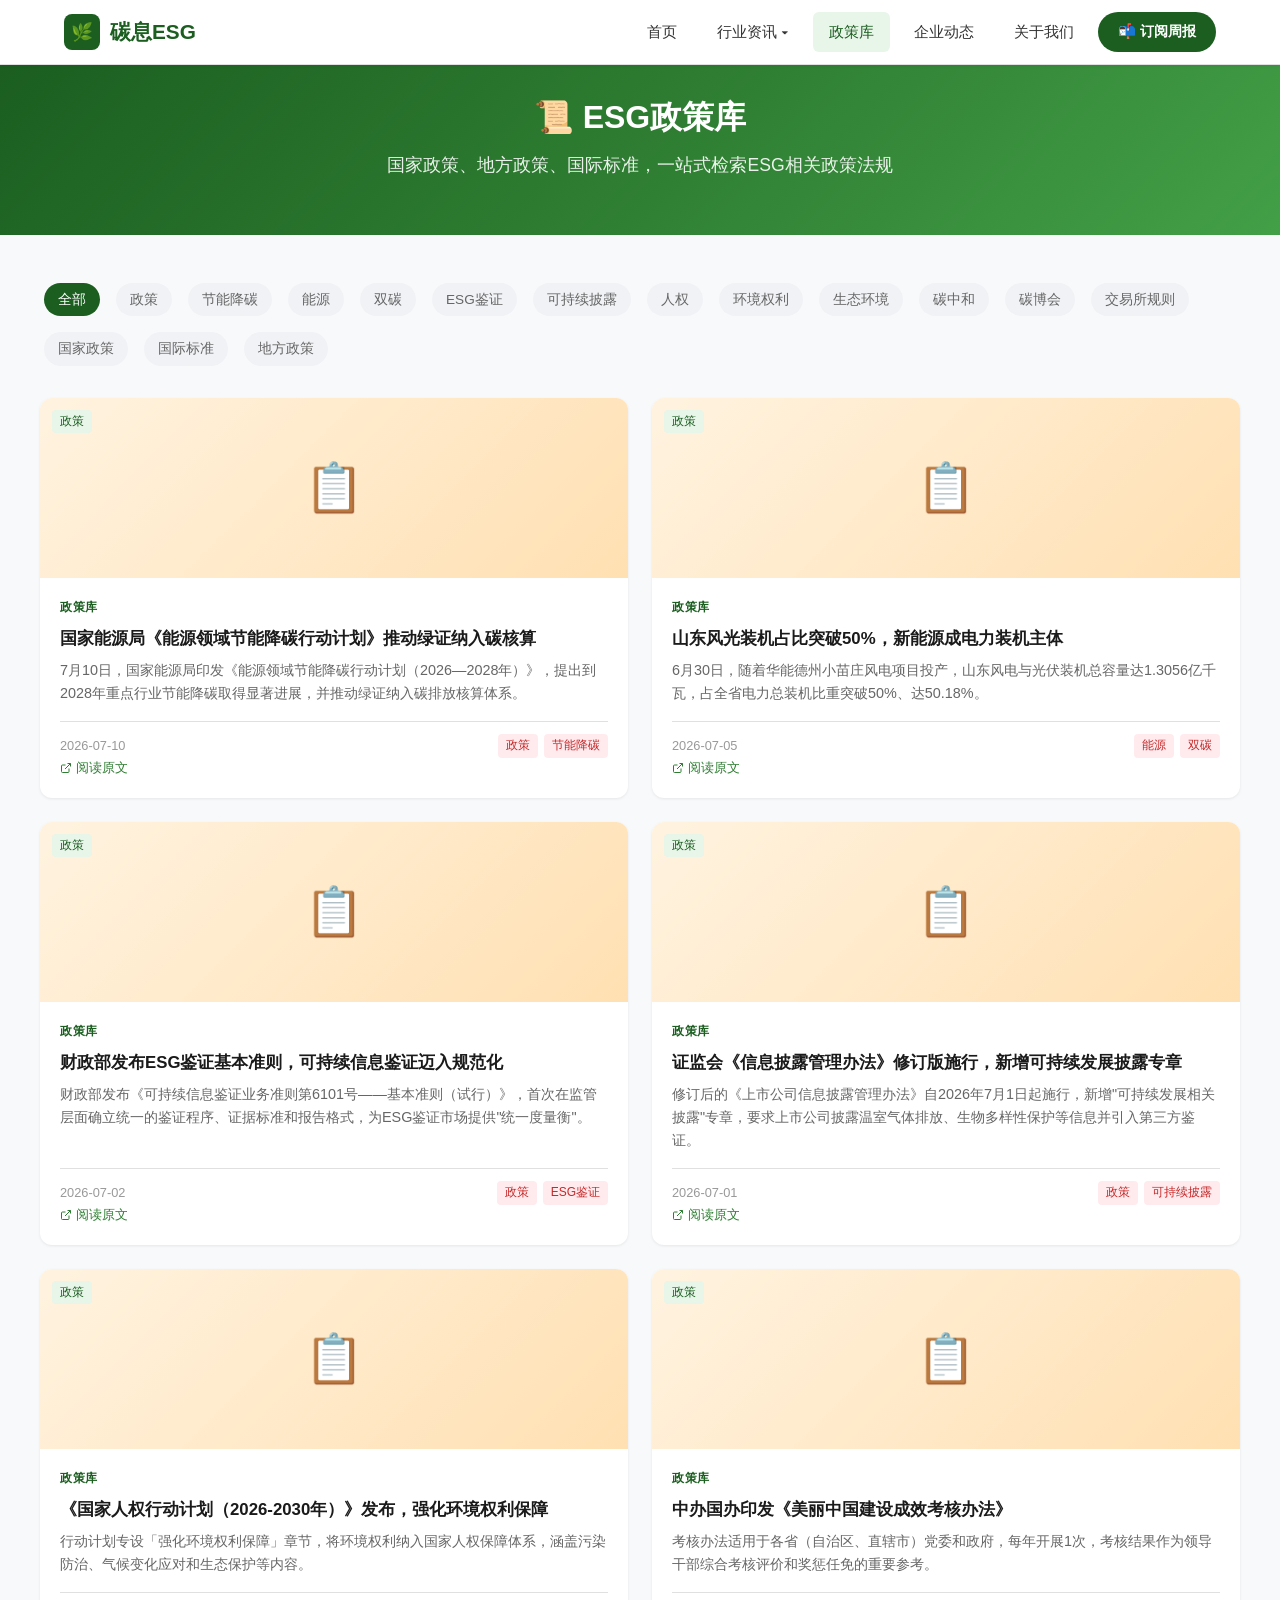
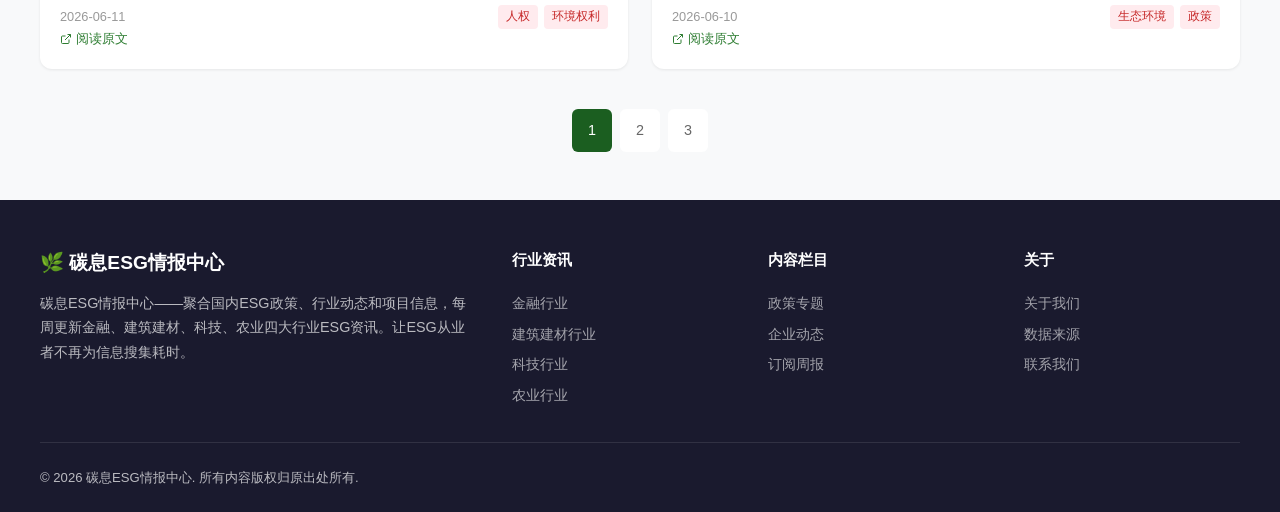
<file: pages/policy.html>
<!DOCTYPE html>
<html lang="zh-CN">
<head>
  <meta charset="UTF-8">
  <meta name="viewport" content="width=device-width, initial-scale=1.0">
  <title>政策库 - 碳息ESG情报中心</title>
  <meta name="description" content="ESG政策库：国家政策、地方政策、国际标准，一站式检索ESG相关政策法规">
  <meta name="keywords" content="ESG政策,ESG法规,ISSB,TCFD,TNFD,交易所规则,可持续发展">
  <meta property="og:title" content="政策库 - 碳息ESG情报中心">
  <meta property="og:description" content="ESG政策库：国家政策、地方政策、国际标准，一站式检索ESG相关政策法规">
  <meta property="og:type" content="website">
  <meta property="og:locale" content="zh_CN">
  <meta name="twitter:card" content="summary">
  <link rel="canonical" href="https://esg-info.pages.dev/pages/policy.html">
  <link rel="stylesheet" href="../css/style.css">
  <script src="../js/articles.js"></script>
  <script src="../js/subpage-render.js"></script>
</head>
<body data-category="政策库">
  <header class="site-header">
    <div class="header-inner">
      <a href="../index.html" class="site-logo"><span class="logo-icon">🌿</span>碳息ESG</a>
      <nav class="site-nav" id="mainNav">
        <a href="../index.html">首页</a>
        <div class="nav-dropdown"><a href="#">行业资讯 ▾</a><div class="dropdown-menu"><a href="finance.html">金融行业</a><a href="construction.html">建筑建材行业</a><a href="tech.html">科技行业</a><a href="agriculture.html">农业行业</a></div></div>
        <a href="policy.html" class="active">政策库</a><a href="corporate.html">企业动态</a><a href="about.html">关于我们</a><a href="subscribe.html" class="btn-subscribe">📬 订阅周报</a>
      </nav>
      <button class="menu-toggle" id="menuToggle">☰</button>
    </div>
  </header>

  <section class="hero" style="padding:32px 24px;">
    <div class="hero-inner">
      <h1>📜 ESG政策库</h1>
      <p>国家政策、地方政策、国际标准，一站式检索ESG相关政策法规</p>
    </div>
  </section>

  <section class="section">
    <div class="section-inner">
      <!-- Filter tabs - 动态渲染 -->
      <div id="filterBar" style="display:flex;gap:8px;margin-bottom:24px;flex-wrap:wrap;">
      </div>

      <div class="card-grid card-grid-2" id="articleGrid">
      </div>

      <!-- Pagination - 动态渲染 -->
      <div id="pagination" style="text-align:center;margin-top:40px;">
      </div>
    </div>
  </section>

    <footer class="site-footer">
    <div class="footer-inner">
      <div class="footer-brand">
        <h3>🌿 碳息ESG情报中心</h3>
        <p>碳息ESG情报中心——聚合国内ESG政策、行业动态和项目信息，每周更新金融、建筑建材、科技、农业四大行业ESG资讯。让ESG从业者不再为信息搜集耗时。</p>
      </div>
      <div class="footer-col">
        <h4>行业资讯</h4>
        <a href="finance.html">金融行业</a>
        <a href="construction.html">建筑建材行业</a>
        <a href="tech.html">科技行业</a>
        <a href="agriculture.html">农业行业</a>
      </div>
      <div class="footer-col">
        <h4>内容栏目</h4>
        <a href="policy.html">政策专题</a>
        <a href="corporate.html">企业动态</a>
        <a href="subscribe.html">订阅周报</a>
      </div>
      <div class="footer-col">
        <h4>关于</h4>
        <a href="about.html">关于我们</a>
        <a href="about.html#sources">数据来源</a>
        <a href="about.html#contact">联系我们</a>
      </div>
    </div>
    <div class="footer-bottom">
      <span>&copy; 2026 碳息ESG情报中心. 所有内容版权归原出处所有.</span>
    </div>
  </footer>
    <script>
    const menuToggle = document.getElementById('menuToggle');
    const mainNav = document.getElementById('mainNav');
    menuToggle.addEventListener('click', () => {
      mainNav.classList.toggle('open');
    });
    // Auto-close mobile menu when a link is clicked
    mainNav.querySelectorAll('a').forEach(link => {
      link.addEventListener('click', () => {
        mainNav.classList.remove('open');
      });
    });
  </script>
  <script src="../js/filter.js"></script>
</body>
</html>
</file>
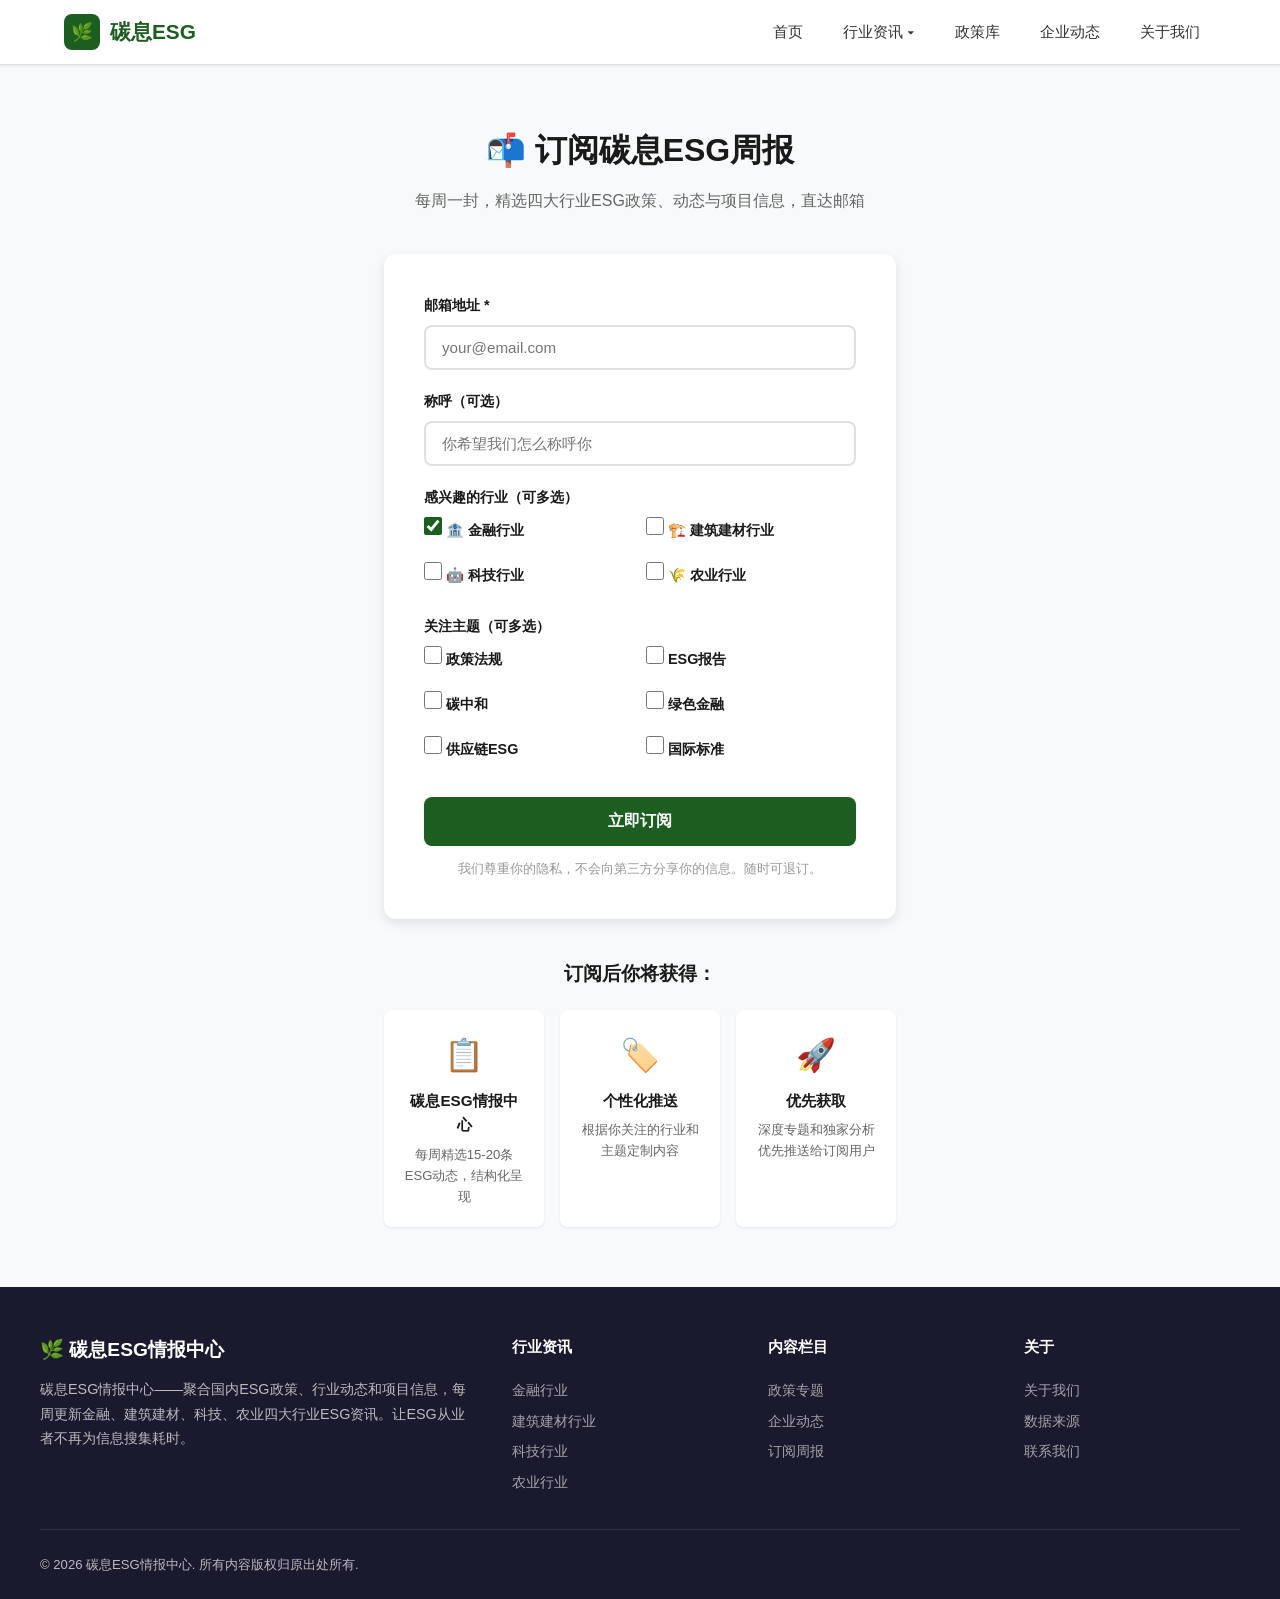
<file: pages/subscribe.html>
<!DOCTYPE html>
<html lang="zh-CN">
<head>
  <meta charset="UTF-8">
  <meta name="viewport" content="width=device-width, initial-scale=1.0">
  <title>订阅碳息ESG周报 - 碳息ESG情报中心</title>
  <meta name="description" content="订阅碳息ESG周报：每周精选四大行业ESG政策、动态与项目信息，直达邮箱">
  <meta name="keywords" content="ESG周报,ESG订阅,碳息ESG周报,ESG邮件">
  <meta property="og:title" content="订阅碳息ESG周报 - 碳息ESG情报中心">
  <meta property="og:description" content="订阅碳息ESG周报：每周精选四大行业ESG政策、动态与项目信息，直达邮箱">
  <meta property="og:type" content="website">
  <meta property="og:locale" content="zh_CN">
  <meta name="twitter:card" content="summary">
  <link rel="canonical" href="https://esg-info.pages.dev/pages/subscribe.html">
  <link rel="stylesheet" href="../css/style.css">
</head>
<body>
  <header class="site-header">
    <div class="header-inner">
      <a href="../index.html" class="site-logo"><span class="logo-icon">🌿</span>碳息ESG</a>
      <nav class="site-nav" id="mainNav">
        <a href="../index.html">首页</a>
        <div class="nav-dropdown"><a href="#">行业资讯 ▾</a><div class="dropdown-menu"><a href="finance.html">金融行业</a><a href="construction.html">建筑建材行业</a><a href="tech.html">科技行业</a><a href="agriculture.html">农业行业</a></div></div>
        <a href="policy.html">政策库</a><a href="corporate.html">企业动态</a><a href="about.html">关于我们</a>
      </nav>
      <button class="menu-toggle" id="menuToggle">☰</button>
    </div>
  </header>

  <div class="subscribe-page">
    <h1>📬 订阅碳息ESG周报</h1>
    <p class="subtitle">每周一封，精选四大行业ESG政策、动态与项目信息，直达邮箱</p>

    <div class="subscribe-box">
      <form onsubmit="event.preventDefault(); alert('订阅成功！感谢你的关注（演示）');">
        <div class="form-group">
          <label for="email">邮箱地址 *</label>
          <input type="email" id="email" placeholder="your@email.com" required>
        </div>
        <div class="form-group">
          <label for="name">称呼（可选）</label>
          <input type="text" id="name" placeholder="你希望我们怎么称呼你">
        </div>
        <div class="form-group">
          <label>感兴趣的行业（可多选）</label>
          <div class="checkbox-group">
            <label class="checkbox-item">
              <input type="checkbox" value="finance" checked> 🏦 金融行业
            </label>
            <label class="checkbox-item">
              <input type="checkbox" value="construction"> 🏗️ 建筑建材行业
            </label>
            <label class="checkbox-item">
              <input type="checkbox" value="tech"> 🤖 科技行业
            </label>
            <label class="checkbox-item">
              <input type="checkbox" value="agriculture"> 🌾 农业行业
            </label>
          </div>
        </div>
        <div class="form-group">
          <label>关注主题（可多选）</label>
          <div class="checkbox-group">
            <label class="checkbox-item">
              <input type="checkbox" value="policy"> 政策法规
            </label>
            <label class="checkbox-item">
              <input type="checkbox" value="esg-report"> ESG报告
            </label>
            <label class="checkbox-item">
              <input type="checkbox" value="carbon"> 碳中和
            </label>
            <label class="checkbox-item">
              <input type="checkbox" value="green-finance"> 绿色金融
            </label>
            <label class="checkbox-item">
              <input type="checkbox" value="supply-chain"> 供应链ESG
            </label>
            <label class="checkbox-item">
              <input type="checkbox" value="international"> 国际标准
            </label>
          </div>
        </div>
        <button type="submit" class="btn-primary">立即订阅</button>
        <p style="text-align:center;font-size:0.82rem;color:var(--text-light);margin-top:12px;">我们尊重你的隐私，不会向第三方分享你的信息。随时可退订。</p>
      </form>
    </div>

    <!-- What you get -->
    <div style="margin-top:40px;">
      <h2 style="font-size:1.2rem;color:var(--text-dark);margin-bottom:20px;">订阅后你将获得：</h2>
      <div style="display:grid;grid-template-columns:repeat(3,1fr);gap:16px;">
        <div style="background:var(--bg-white);padding:20px;border-radius:var(--radius);box-shadow:var(--shadow-sm);text-align:center;">
          <div style="font-size:2rem;margin-bottom:8px;">📋</div>
          <h3 style="font-size:0.95rem;color:var(--text-dark);margin-bottom:6px;">碳息ESG情报中心</h3>
          <p style="font-size:0.82rem;color:var(--text-muted);">每周精选15-20条ESG动态，结构化呈现</p>
        </div>
        <div style="background:var(--bg-white);padding:20px;border-radius:var(--radius);box-shadow:var(--shadow-sm);text-align:center;">
          <div style="font-size:2rem;margin-bottom:8px;">🏷️</div>
          <h3 style="font-size:0.95rem;color:var(--text-dark);margin-bottom:6px;">个性化推送</h3>
          <p style="font-size:0.82rem;color:var(--text-muted);">根据你关注的行业和主题定制内容</p>
        </div>
        <div style="background:var(--bg-white);padding:20px;border-radius:var(--radius);box-shadow:var(--shadow-sm);text-align:center;">
          <div style="font-size:2rem;margin-bottom:8px;">🚀</div>
          <h3 style="font-size:0.95rem;color:var(--text-dark);margin-bottom:6px;">优先获取</h3>
          <p style="font-size:0.82rem;color:var(--text-muted);">深度专题和独家分析优先推送给订阅用户</p>
        </div>
      </div>
    </div>
  </div>

    <footer class="site-footer">
    <div class="footer-inner">
      <div class="footer-brand">
        <h3>🌿 碳息ESG情报中心</h3>
        <p>碳息ESG情报中心——聚合国内ESG政策、行业动态和项目信息，每周更新金融、建筑建材、科技、农业四大行业ESG资讯。让ESG从业者不再为信息搜集耗时。</p>
      </div>
      <div class="footer-col">
        <h4>行业资讯</h4>
        <a href="finance.html">金融行业</a>
        <a href="construction.html">建筑建材行业</a>
        <a href="tech.html">科技行业</a>
        <a href="agriculture.html">农业行业</a>
      </div>
      <div class="footer-col">
        <h4>内容栏目</h4>
        <a href="policy.html">政策专题</a>
        <a href="corporate.html">企业动态</a>
        <a href="subscribe.html">订阅周报</a>
      </div>
      <div class="footer-col">
        <h4>关于</h4>
        <a href="about.html">关于我们</a>
        <a href="about.html#sources">数据来源</a>
        <a href="about.html#contact">联系我们</a>
      </div>
    </div>
    <div class="footer-bottom">
      <span>&copy; 2026 碳息ESG情报中心. 所有内容版权归原出处所有.</span>
    </div>
  </footer>
    <script>
    const menuToggle = document.getElementById('menuToggle');
    const mainNav = document.getElementById('mainNav');
    menuToggle.addEventListener('click', () => {
      mainNav.classList.toggle('open');
    });
    // Auto-close mobile menu when a link is clicked
    mainNav.querySelectorAll('a').forEach(link => {
      link.addEventListener('click', () => {
        mainNav.classList.remove('open');
      });
    });
  </script>
</body>
</html>
</file>
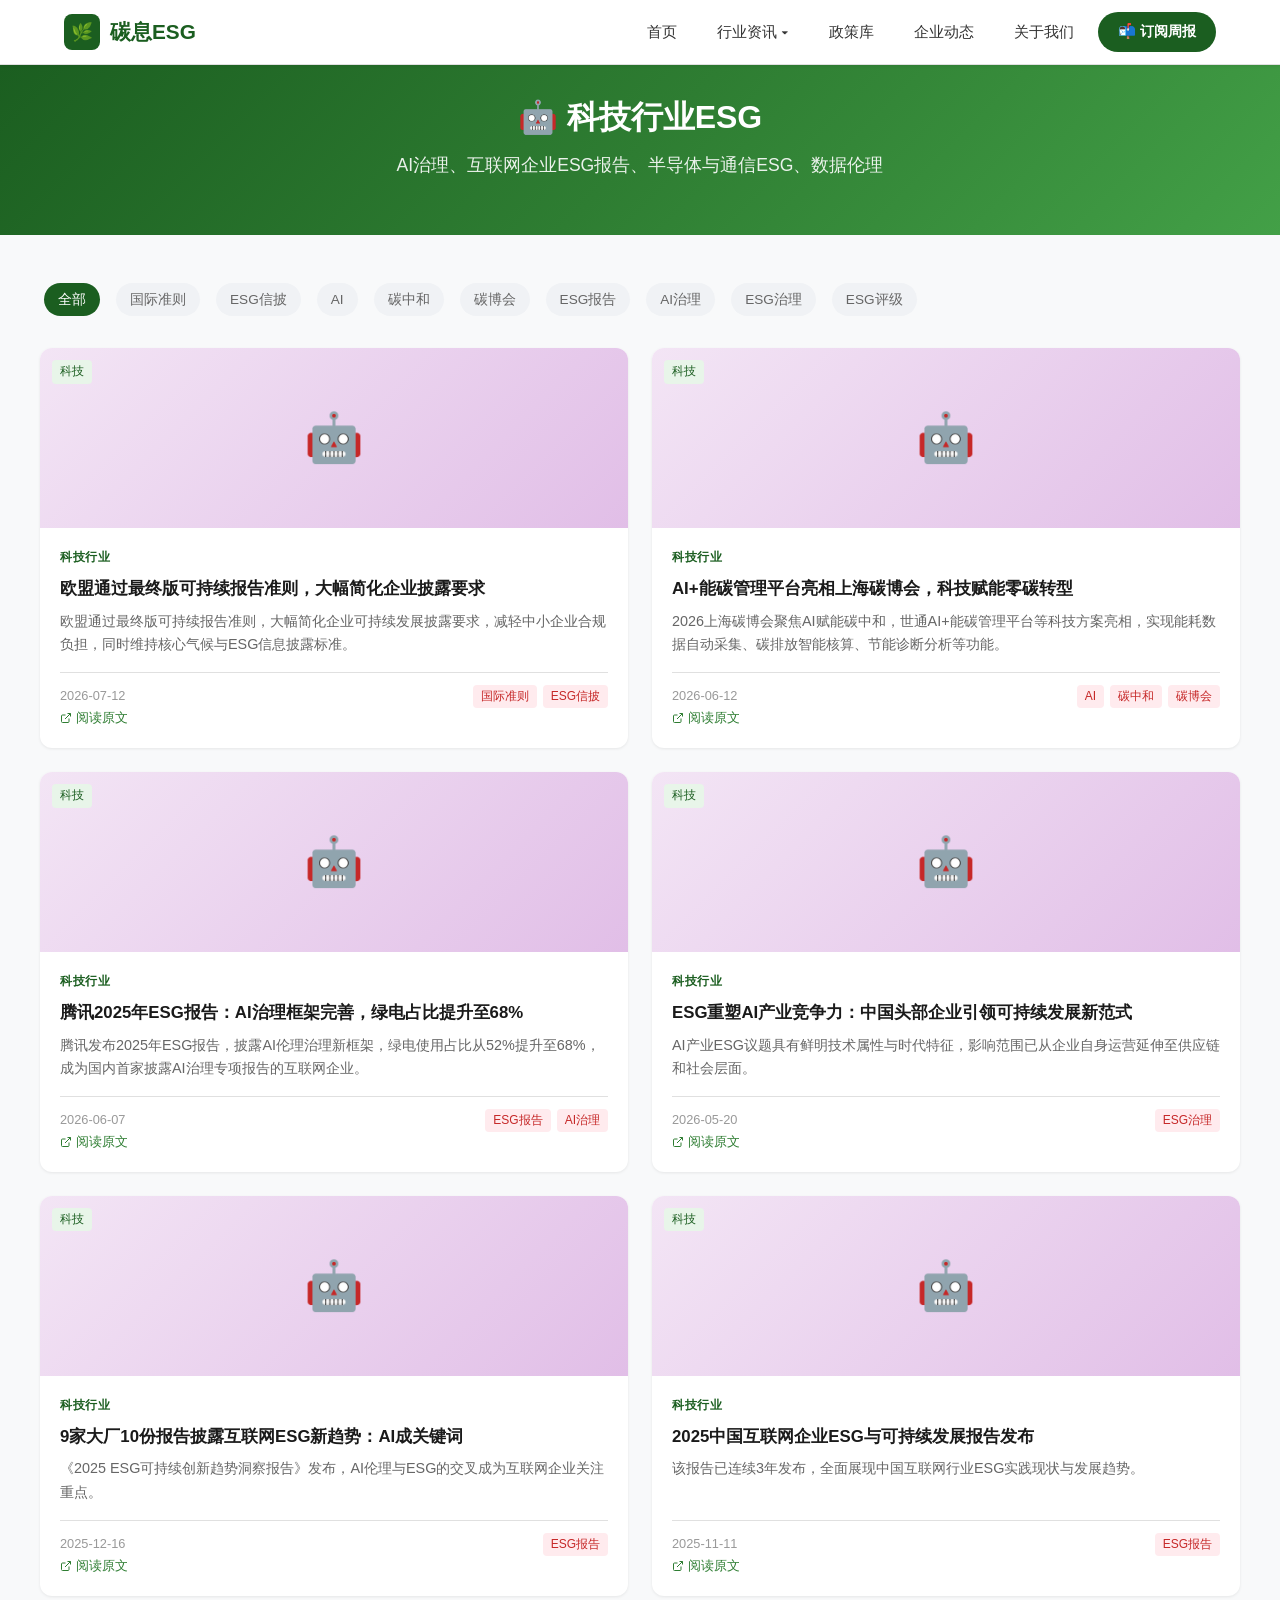
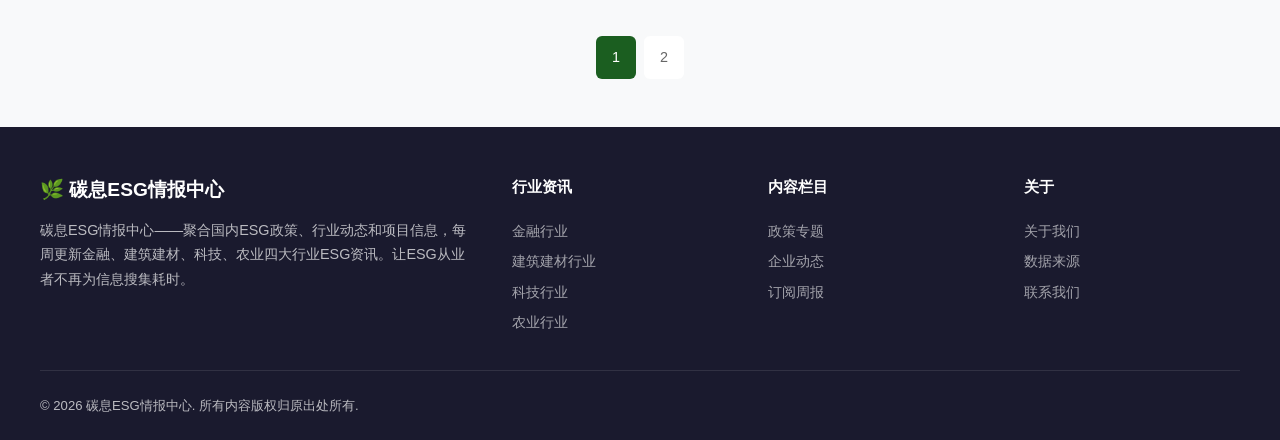
<file: pages/tech.html>
<!DOCTYPE html>
<html lang="zh-CN">
<head>
  <meta charset="UTF-8">
  <meta name="viewport" content="width=device-width, initial-scale=1.0">
  <title>科技行业ESG - 碳息ESG情报中心</title>
  <meta name="description" content="科技行业ESG资讯：AI治理、互联网企业ESG报告、半导体与通信ESG、数据伦理，每周更新">
  <meta name="keywords" content="科技ESG,AI治理,互联网ESG,数据伦理,绿电转型,ESG报告">
  <meta property="og:title" content="科技行业ESG - 碳息ESG情报中心">
  <meta property="og:description" content="科技行业ESG资讯：AI治理、互联网企业ESG报告、半导体与通信ESG、数据伦理，每周更新">
  <meta property="og:type" content="website">
  <meta property="og:locale" content="zh_CN">
  <meta name="twitter:card" content="summary">
  <link rel="canonical" href="https://esg-info.pages.dev/pages/tech.html">
  <link rel="stylesheet" href="../css/style.css">
  <script src="../js/articles.js"></script>
  <script src="../js/subpage-render.js"></script>
</head>
<body data-category="科技行业">
  <header class="site-header">
    <div class="header-inner">
      <a href="../index.html" class="site-logo"><span class="logo-icon">🌿</span>碳息ESG</a>
      <nav class="site-nav" id="mainNav">
        <a href="../index.html">首页</a>
        <div class="nav-dropdown"><a href="#">行业资讯 ▾</a><div class="dropdown-menu"><a href="finance.html">金融行业</a><a href="construction.html">建筑建材行业</a><a href="tech.html" style="color:var(--primary);font-weight:600;">科技行业</a><a href="agriculture.html">农业行业</a></div></div>
        <a href="policy.html">政策库</a><a href="corporate.html">企业动态</a><a href="about.html">关于我们</a><a href="subscribe.html" class="btn-subscribe">📬 订阅周报</a>
      </nav>
      <button class="menu-toggle" id="menuToggle">☰</button>
    </div>
  </header>

  <section class="hero" style="padding:32px 24px;">
    <div class="hero-inner">
      <h1>🤖 科技行业ESG</h1>
      <p>AI治理、互联网企业ESG报告、半导体与通信ESG、数据伦理</p>
    </div>
  </section>

  <section class="section">
    <div class="section-inner">
      <!-- Filter tabs - 动态渲染 -->
      <div id="filterBar" style="display:flex;gap:8px;margin-bottom:24px;flex-wrap:wrap;">
      </div>

      <div class="card-grid card-grid-2" id="articleGrid">
      </div>

      <!-- Pagination - 动态渲染 -->
      <div id="pagination" style="text-align:center;margin-top:40px;">
      </div>
    </div>
  </section>

    <footer class="site-footer">
    <div class="footer-inner">
      <div class="footer-brand">
        <h3>🌿 碳息ESG情报中心</h3>
        <p>碳息ESG情报中心——聚合国内ESG政策、行业动态和项目信息，每周更新金融、建筑建材、科技、农业四大行业ESG资讯。让ESG从业者不再为信息搜集耗时。</p>
      </div>
      <div class="footer-col">
        <h4>行业资讯</h4>
        <a href="finance.html">金融行业</a>
        <a href="construction.html">建筑建材行业</a>
        <a href="tech.html">科技行业</a>
        <a href="agriculture.html">农业行业</a>
      </div>
      <div class="footer-col">
        <h4>内容栏目</h4>
        <a href="policy.html">政策专题</a>
        <a href="corporate.html">企业动态</a>
        <a href="subscribe.html">订阅周报</a>
      </div>
      <div class="footer-col">
        <h4>关于</h4>
        <a href="about.html">关于我们</a>
        <a href="about.html#sources">数据来源</a>
        <a href="about.html#contact">联系我们</a>
      </div>
    </div>
    <div class="footer-bottom">
      <span>&copy; 2026 碳息ESG情报中心. 所有内容版权归原出处所有.</span>
    </div>
  </footer>
    <script>
    const menuToggle = document.getElementById('menuToggle');
    const mainNav = document.getElementById('mainNav');
    menuToggle.addEventListener('click', () => {
      mainNav.classList.toggle('open');
    });
    // Auto-close mobile menu when a link is clicked
    mainNav.querySelectorAll('a').forEach(link => {
      link.addEventListener('click', () => {
        mainNav.classList.remove('open');
      });
    });
  </script>
  <script src="../js/filter.js"></script>
</body>
</html>
</file>
<file: css/style.css>
/* ========================================
   ESG周报 - 全局样式表
   ======================================== */

/* CSS变量 - 主题色 */
:root {
  --primary: #1B5E20;
  --primary-light: #2E7D32;
  --primary-lighter: #4CAF50;
  --primary-bg: #E8F5E9;
  --accent: #FF6F00;
  --accent-light: #FFF3E0;
  --text-dark: #1a1a1a;
  --text-body: #333333;
  --text-muted: #666666;
  --text-light: #999999;
  --bg-white: #ffffff;
  --bg-light: #f8f9fa;
  --bg-gray: #f0f2f5;
  --border: #e0e0e0;
  --shadow-sm: 0 1px 3px rgba(0,0,0,0.08);
  --shadow-md: 0 4px 12px rgba(0,0,0,0.1);
  --shadow-lg: 0 8px 30px rgba(0,0,0,0.12);
  --radius: 8px;
  --radius-lg: 12px;
  --max-width: 1200px;
  --transition: all 0.25s ease;
}

/* Reset */
*, *::before, *::after {
  margin: 0;
  padding: 0;
  box-sizing: border-box;
}

html {
  font-size: 16px;
  scroll-behavior: smooth;
}

body {
  font-family: -apple-system, BlinkMacSystemFont, "Segoe UI", "PingFang SC", "Hiragino Sans GB", "Microsoft YaHei", "Helvetica Neue", Helvetica, Arial, sans-serif;
  color: var(--text-body);
  background: var(--bg-light);
  line-height: 1.6;
  -webkit-font-smoothing: antialiased;
}

a {
  color: var(--primary);
  text-decoration: none;
  transition: var(--transition);
}

a:hover {
  color: var(--primary-lighter);
}

img {
  max-width: 100%;
  height: auto;
}

/* ========================================
   Header / Navigation
   ======================================== */
.site-header {
  background: var(--bg-white);
  border-bottom: 1px solid var(--border);
  position: sticky;
  top: 0;
  z-index: 100;
  box-shadow: var(--shadow-sm);
}

.header-inner {
  max-width: var(--max-width);
  margin: 0 auto;
  padding: 0 24px;
  display: flex;
  align-items: center;
  justify-content: space-between;
  height: 64px;
}

.site-logo {
  display: flex;
  align-items: center;
  gap: 10px;
  font-size: 1.3rem;
  font-weight: 700;
  color: var(--primary);
}

.site-logo .logo-icon {
  width: 36px;
  height: 36px;
  background: var(--primary);
  color: white;
  border-radius: 8px;
  display: flex;
  align-items: center;
  justify-content: center;
  font-size: 1.1rem;
}

.site-nav {
  display: flex;
  align-items: center;
  gap: 8px;
}

.site-nav a {
  padding: 8px 16px;
  border-radius: 6px;
  color: var(--text-body);
  font-size: 0.95rem;
  font-weight: 500;
  transition: var(--transition);
}

.site-nav a:hover,
.site-nav a.active {
  color: var(--primary);
  background: var(--primary-bg);
}

.nav-dropdown {
  position: relative;
}

.nav-dropdown .dropdown-menu {
  display: none;
  position: absolute;
  top: 100%;
  left: 0;
  background: var(--bg-white);
  border-radius: var(--radius);
  box-shadow: var(--shadow-md);
  min-width: 180px;
  padding: 8px 0;
  z-index: 200;
  margin-top: 4px;
}

.nav-dropdown:hover .dropdown-menu {
  display: block;
}

.dropdown-menu a {
  display: block;
  padding: 10px 20px;
  font-size: 0.9rem;
  color: var(--text-body);
  border-radius: 0;
}

.dropdown-menu a:hover {
  background: var(--primary-bg);
  color: var(--primary);
}

.btn-subscribe {
  background: var(--primary) !important;
  color: white !important;
  padding: 8px 20px !important;
  border-radius: 20px !important;
  font-weight: 600 !important;
  font-size: 0.9rem !important;
}

.btn-subscribe:hover {
  background: var(--primary-light) !important;
  color: white !important;
  transform: translateY(-1px);
  box-shadow: var(--shadow-sm);
}

/* Mobile menu toggle */
.menu-toggle {
  display: none;
  background: none;
  border: none;
  font-size: 1.5rem;
  cursor: pointer;
  color: var(--text-body);
  padding: 4px;
}

/* ========================================
   Hero Section
   ======================================== */
.hero {
  background: linear-gradient(135deg, var(--primary) 0%, var(--primary-light) 50%, #43A047 100%);
  color: white;
  padding: 48px 24px;
  text-align: center;
}

.hero-inner {
  max-width: var(--max-width);
  margin: 0 auto;
}

.hero-badge {
  display: inline-block;
  background: rgba(255,255,255,0.2);
  padding: 6px 16px;
  border-radius: 20px;
  font-size: 0.85rem;
  margin-bottom: 16px;
  backdrop-filter: blur(4px);
}

.hero h1 {
  font-size: 2rem;
  font-weight: 700;
  margin-bottom: 12px;
  line-height: 1.3;
}

.hero p {
  font-size: 1.1rem;
  opacity: 0.9;
  max-width: 600px;
  margin: 0 auto 24px;
}

.hero-stats {
  display: flex;
  justify-content: center;
  gap: 40px;
  margin-top: 24px;
}

.hero-stat {
  text-align: center;
}

.hero-stat .number {
  display: block;
  font-size: 1.8rem;
  font-weight: 700;
}

.hero-stat .label {
  font-size: 0.85rem;
  opacity: 0.8;
}

/* ========================================
   Section Layout
   ======================================== */
.section {
  padding: 48px 24px;
}

.section-inner {
  max-width: var(--max-width);
  margin: 0 auto;
}

.section-header {
  display: flex;
  align-items: center;
  justify-content: space-between;
  margin-bottom: 24px;
}

.section-title {
  font-size: 1.4rem;
  font-weight: 700;
  color: var(--text-dark);
  display: flex;
  align-items: center;
  gap: 8px;
}

.section-title .icon {
  font-size: 1.2rem;
}

.section-more {
  font-size: 0.9rem;
  color: var(--primary);
  font-weight: 500;
}

.section-more:hover {
  color: var(--primary-lighter);
}

/* ========================================
   Article Cards
   ======================================== */
.card-grid {
  display: grid;
  grid-template-columns: repeat(3, 1fr);
  gap: 24px;
}

.card-grid-2 {
  grid-template-columns: repeat(2, 1fr);
}

.card-grid-4 {
  grid-template-columns: repeat(4, 1fr);
}

.article-card {
  background: var(--bg-white);
  border-radius: var(--radius-lg);
  overflow: hidden;
  box-shadow: var(--shadow-sm);
  transition: var(--transition);
  display: flex;
  flex-direction: column;
}

.article-card:hover {
  box-shadow: var(--shadow-md);
  transform: translateY(-2px);
}

.card-image {
  height: 180px;
  background: var(--bg-gray);
  display: flex;
  align-items: center;
  justify-content: center;
  font-size: 3rem;
  color: var(--primary-lighter);
  position: relative;
  overflow: hidden;
}

.card-image .tag-overlay {
  position: absolute;
  top: 12px;
  left: 12px;
  display: flex;
  gap: 6px;
}

.card-body {
  padding: 20px;
  flex: 1;
  display: flex;
  flex-direction: column;
}

.card-category {
  font-size: 0.78rem;
  font-weight: 600;
  color: var(--primary);
  text-transform: uppercase;
  letter-spacing: 0.5px;
  margin-bottom: 8px;
}

.card-title {
  font-size: 1.05rem;
  font-weight: 600;
  color: var(--text-dark);
  margin-bottom: 8px;
  line-height: 1.5;
  display: -webkit-box;
  -webkit-line-clamp: 2;
  -webkit-box-orient: vertical;
  overflow: hidden;
}

.card-title a {
  color: var(--text-dark);
}

.card-title a:hover {
  color: var(--primary);
}

.card-excerpt {
  font-size: 0.9rem;
  color: var(--text-muted);
  line-height: 1.6;
  margin-bottom: 16px;
  flex: 1;
  display: -webkit-box;
  -webkit-line-clamp: 3;
  -webkit-box-orient: vertical;
  overflow: hidden;
}

.card-meta {
  display: flex;
  align-items: center;
  justify-content: space-between;
  font-size: 0.8rem;
  color: var(--text-light);
  padding-top: 12px;
  border-top: 1px solid var(--border);
}

.card-tags {
  display: flex;
  gap: 6px;
}

.card-source-link {
  display: inline-flex;
  align-items: center;
  gap: 4px;
  color: var(--primary-light);
  font-size: 0.8rem;
  text-decoration: none;
  transition: var(--transition);
  white-space: nowrap;
}
.card-source-link:hover {
  color: var(--primary);
  text-decoration: underline;
}
.card-source-link svg {
  width: 12px;
  height: 12px;
  flex-shrink: 0;
}

.tag {
  display: inline-block;
  padding: 2px 8px;
  border-radius: 4px;
  font-size: 0.75rem;
  font-weight: 500;
}

.tag-finance { background: #E3F2FD; color: #1565C0; }
.tag-construction { background: #FFF3E0; color: #E65100; }
.tag-tech { background: #F3E5F5; color: #7B1FA2; }
.tag-agriculture { background: #E8F5E9; color: #2E7D32; }
.tag-policy { background: #FFEBEE; color: #C62828; }
.tag-esg { background: var(--primary-bg); color: var(--primary); }

/* ========================================
   Industry Quick View
   ======================================== */
.industry-grid {
  display: grid;
  grid-template-columns: repeat(4, 1fr);
  gap: 20px;
}

.industry-card {
  background: var(--bg-white);
  border-radius: var(--radius-lg);
  padding: 24px;
  box-shadow: var(--shadow-sm);
  transition: var(--transition);
  border-top: 3px solid transparent;
}

.industry-card:hover {
  box-shadow: var(--shadow-md);
  transform: translateY(-2px);
}

.industry-card.finance { border-top-color: #1565C0; }
.industry-card.construction { border-top-color: #E65100; }
.industry-card.tech { border-top-color: #7B1FA2; }
.industry-card.agriculture { border-top-color: #2E7D32; }

.industry-icon {
  font-size: 2rem;
  margin-bottom: 12px;
}

.industry-card h3 {
  font-size: 1.1rem;
  font-weight: 600;
  color: var(--text-dark);
  margin-bottom: 12px;
}

.industry-item {
  padding: 10px 0;
  border-bottom: 1px solid var(--border);
  font-size: 0.9rem;
}

.industry-item:last-child {
  border-bottom: none;
}

.industry-item a {
  color: var(--text-body);
  display: block;
}

.industry-item a:hover {
  color: var(--primary);
}

.industry-item .date {
  font-size: 0.78rem;
  color: var(--text-light);
  margin-top: 2px;
}

.industry-more {
  display: inline-block;
  margin-top: 12px;
  font-size: 0.85rem;
  font-weight: 500;
  color: var(--primary);
}

/* ========================================
   Policy List
   ======================================== */
.policy-list {
  background: var(--bg-white);
  border-radius: var(--radius-lg);
  box-shadow: var(--shadow-sm);
  overflow: hidden;
}

.policy-item {
  display: flex;
  align-items: flex-start;
  gap: 16px;
  padding: 20px 24px;
  border-bottom: 1px solid var(--border);
  transition: var(--transition);
}

.policy-item:last-child {
  border-bottom: none;
}

.policy-item:hover {
  background: var(--primary-bg);
}

.policy-date {
  flex-shrink: 0;
  text-align: center;
  min-width: 56px;
}

.policy-date .day {
  display: block;
  font-size: 1.4rem;
  font-weight: 700;
  color: var(--primary);
}

.policy-date .month {
  font-size: 0.78rem;
  color: var(--text-light);
}

.policy-content h4 {
  font-size: 0.95rem;
  font-weight: 600;
  color: var(--text-dark);
  margin-bottom: 4px;
}

.policy-content p {
  font-size: 0.85rem;
  color: var(--text-muted);
}

/* ========================================
   Sidebar / Subscribe CTA
   ======================================== */
.subscribe-cta {
  background: linear-gradient(135deg, var(--primary), var(--primary-light));
  color: white;
  border-radius: var(--radius-lg);
  padding: 32px;
  text-align: center;
  margin: 48px 0;
}

.subscribe-cta h3 {
  font-size: 1.3rem;
  margin-bottom: 8px;
}

.subscribe-cta p {
  opacity: 0.9;
  font-size: 0.95rem;
  margin-bottom: 20px;
}

.subscribe-form {
  display: flex;
  gap: 8px;
  max-width: 420px;
  margin: 0 auto;
}

.subscribe-form input {
  flex: 1;
  padding: 12px 16px;
  border: none;
  border-radius: 8px;
  font-size: 0.95rem;
  outline: none;
}

.subscribe-form button {
  padding: 12px 24px;
  background: var(--accent);
  color: white;
  border: none;
  border-radius: 8px;
  font-weight: 600;
  cursor: pointer;
  transition: var(--transition);
}

.subscribe-form button:hover {
  background: #E65100;
}

/* ========================================
   Footer
   ======================================== */
.site-footer {
  background: #1a1a2e;
  color: rgba(255,255,255,0.7);
  padding: 48px 24px 24px;
}

.footer-inner {
  max-width: var(--max-width);
  margin: 0 auto;
  display: grid;
  grid-template-columns: 2fr 1fr 1fr 1fr;
  gap: 40px;
}

.footer-brand h3 {
  color: white;
  font-size: 1.2rem;
  margin-bottom: 12px;
}

.footer-brand p {
  font-size: 0.9rem;
  line-height: 1.7;
}

.footer-col h4 {
  color: white;
  font-size: 0.95rem;
  margin-bottom: 16px;
  font-weight: 600;
}

.footer-col a {
  display: block;
  color: rgba(255,255,255,0.6);
  font-size: 0.88rem;
  padding: 4px 0;
}

.footer-col a:hover {
  color: white;
}

.footer-bottom {
  max-width: var(--max-width);
  margin: 32px auto 0;
  padding-top: 24px;
  border-top: 1px solid rgba(255,255,255,0.1);
  display: flex;
  justify-content: space-between;
  font-size: 0.82rem;
}

.social-links {
  display: flex;
  gap: 16px;
}

.social-links a {
  color: rgba(255,255,255,0.5);
  font-size: 0.9rem;
}

.social-links a:hover {
  color: white;
}

/* ========================================
   Article Detail Page
   ======================================== */
.article-page {
  max-width: 800px;
  margin: 0 auto;
  padding: 40px 24px;
}

.article-header {
  margin-bottom: 32px;
}

.article-header .breadcrumb {
  font-size: 0.85rem;
  color: var(--text-light);
  margin-bottom: 16px;
}

.article-header h1 {
  font-size: 1.8rem;
  font-weight: 700;
  color: var(--text-dark);
  line-height: 1.4;
  margin-bottom: 16px;
}

.article-meta {
  display: flex;
  align-items: center;
  gap: 16px;
  font-size: 0.88rem;
  color: var(--text-muted);
}

.article-body {
  font-size: 1.05rem;
  line-height: 1.8;
  color: var(--text-body);
}

.article-body p {
  margin-bottom: 20px;
}

.article-body h2 {
  font-size: 1.4rem;
  font-weight: 600;
  color: var(--text-dark);
  margin: 32px 0 16px;
}

.article-body h3 {
  font-size: 1.2rem;
  font-weight: 600;
  color: var(--text-dark);
  margin: 24px 0 12px;
}

.article-body ul, .article-body ol {
  margin: 16px 0;
  padding-left: 24px;
}

.article-body li {
  margin-bottom: 8px;
}

.article-source {
  background: var(--primary-bg);
  border-left: 4px solid var(--primary);
  padding: 16px 20px;
  border-radius: 0 var(--radius) var(--radius) 0;
  margin: 32px 0;
  font-size: 0.92rem;
}

.article-source strong {
  color: var(--primary);
}

.article-source .source-link-btn {
  display: inline-flex;
  align-items: center;
  gap: 6px;
  margin-top: 12px;
  padding: 10px 20px;
  background: var(--primary);
  color: #fff;
  border-radius: var(--radius);
  text-decoration: none;
  font-size: 0.9rem;
  font-weight: 500;
  transition: var(--transition);
}
.article-source .source-link-btn:hover {
  background: var(--primary-light);
  transform: translateY(-1px);
  box-shadow: var(--shadow-sm);
}
.article-source .source-link-btn svg {
  width: 16px;
  height: 16px;
}

/* ========================================
   Subscribe Page
   ======================================== */
.subscribe-page {
  max-width: 560px;
  margin: 0 auto;
  padding: 60px 24px;
  text-align: center;
}

.subscribe-page h1 {
  font-size: 2rem;
  color: var(--text-dark);
  margin-bottom: 12px;
}

.subscribe-page .subtitle {
  color: var(--text-muted);
  margin-bottom: 40px;
}

.subscribe-box {
  background: var(--bg-white);
  border-radius: var(--radius-lg);
  padding: 40px;
  box-shadow: var(--shadow-md);
}

.form-group {
  margin-bottom: 20px;
  text-align: left;
}

.form-group label {
  display: block;
  font-size: 0.9rem;
  font-weight: 600;
  color: var(--text-dark);
  margin-bottom: 8px;
}

.form-group input[type="email"],
.form-group input[type="text"] {
  width: 100%;
  padding: 12px 16px;
  border: 2px solid var(--border);
  border-radius: var(--radius);
  font-size: 0.95rem;
  outline: none;
  transition: var(--transition);
}

.form-group input:focus {
  border-color: var(--primary);
}

.checkbox-group {
  display: grid;
  grid-template-columns: 1fr 1fr;
  gap: 12px;
}

.checkbox-item {
  display: flex;
  align-items: center;
  gap: 8px;
  font-size: 0.9rem;
  color: var(--text-body);
}

.checkbox-item input[type="checkbox"] {
  width: 18px;
  height: 18px;
  accent-color: var(--primary);
}

.btn-primary {
  display: inline-block;
  background: var(--primary);
  color: white;
  padding: 14px 40px;
  border: none;
  border-radius: var(--radius);
  font-size: 1rem;
  font-weight: 600;
  cursor: pointer;
  transition: var(--transition);
  width: 100%;
  margin-top: 8px;
}

.btn-primary:hover {
  background: var(--primary-light);
}

/* ========================================
   About Page
   ======================================== */
.about-page {
  max-width: 800px;
  margin: 0 auto;
  padding: 48px 24px;
}

.about-page h1 {
  font-size: 2rem;
  color: var(--text-dark);
  margin-bottom: 24px;
}

.about-page h2 {
  font-size: 1.3rem;
  color: var(--primary);
  margin: 32px 0 12px;
}

.about-page p {
  font-size: 1rem;
  line-height: 1.8;
  color: var(--text-body);
  margin-bottom: 16px;
}

.about-features {
  display: grid;
  grid-template-columns: repeat(3, 1fr);
  gap: 20px;
  margin: 32px 0;
}

.about-feature {
  background: var(--bg-white);
  padding: 24px;
  border-radius: var(--radius-lg);
  text-align: center;
  box-shadow: var(--shadow-sm);
}

.about-feature .icon {
  font-size: 2rem;
  margin-bottom: 12px;
}

.about-feature h3 {
  font-size: 1rem;
  color: var(--text-dark);
  margin-bottom: 8px;
}

.about-feature p {
  font-size: 0.88rem;
  color: var(--text-muted);
  margin-bottom: 0;
}

/* ========================================
   Responsive Design
   ======================================== */
@media (max-width: 1024px) {
  .card-grid {
    grid-template-columns: repeat(2, 1fr);
  }
  .industry-grid {
    grid-template-columns: repeat(2, 1fr);
  }
  .footer-inner {
    grid-template-columns: 1fr 1fr;
  }
  .about-features {
    grid-template-columns: repeat(2, 1fr);
  }
}

@media (max-width: 768px) {
  .site-nav {
    display: none;
  }
  .menu-toggle {
    display: block;
  }
  .site-nav.open {
    display: flex;
    flex-direction: column;
    position: absolute;
    top: 64px;
    left: 0;
    right: 0;
    background: var(--bg-white);
    padding: 16px;
    box-shadow: var(--shadow-md);
    border-top: 1px solid var(--border);
  }
  .nav-dropdown .dropdown-menu {
    position: static;
    box-shadow: none;
    padding-left: 16px;
  }
  .hero h1 {
    font-size: 1.5rem;
  }
  .hero-stats {
    gap: 24px;
  }
  .hero-stat .number {
    font-size: 1.3rem;
  }
  .card-grid,
  .card-grid-2 {
    grid-template-columns: 1fr;
  }
  .industry-grid {
    grid-template-columns: 1fr;
  }
  .subscribe-form {
    flex-direction: column;
  }
  .footer-inner {
    grid-template-columns: 1fr;
    gap: 24px;
  }
  .footer-bottom {
    flex-direction: column;
    gap: 12px;
    text-align: center;
  }
  .checkbox-group {
    grid-template-columns: 1fr;
  }
  .about-features {
    grid-template-columns: 1fr;
  }
}

/* ========================================
   Utility Classes
   ======================================== */
.container {
  max-width: var(--max-width);
  margin: 0 auto;
  padding: 0 24px;
}

.text-center { text-align: center; }
.text-muted { color: var(--text-muted); }
.mt-1 { margin-top: 8px; }
.mt-2 { margin-top: 16px; }
.mt-3 { margin-top: 24px; }
.mb-1 { margin-bottom: 8px; }
.mb-2 { margin-bottom: 16px; }
.mb-3 { margin-bottom: 24px; }

/* Week indicator badge */
.week-badge {
  display: inline-flex;
  align-items: center;
  gap: 6px;
  background: var(--accent-light);
  color: var(--accent);
  padding: 6px 14px;
  border-radius: 20px;
  font-size: 0.85rem;
  font-weight: 600;
}

/* Scroll to top */
.scroll-top {
  position: fixed;
  bottom: 24px;
  right: 24px;
  width: 44px;
  height: 44px;
  background: var(--primary);
  color: white;
  border: none;
  border-radius: 50%;
  font-size: 1.2rem;
  cursor: pointer;
  box-shadow: var(--shadow-md);
  transition: var(--transition);
  display: none;
  z-index: 50;
}

.scroll-top:hover {
  background: var(--primary-light);
  transform: translateY(-2px);
}
</file>
